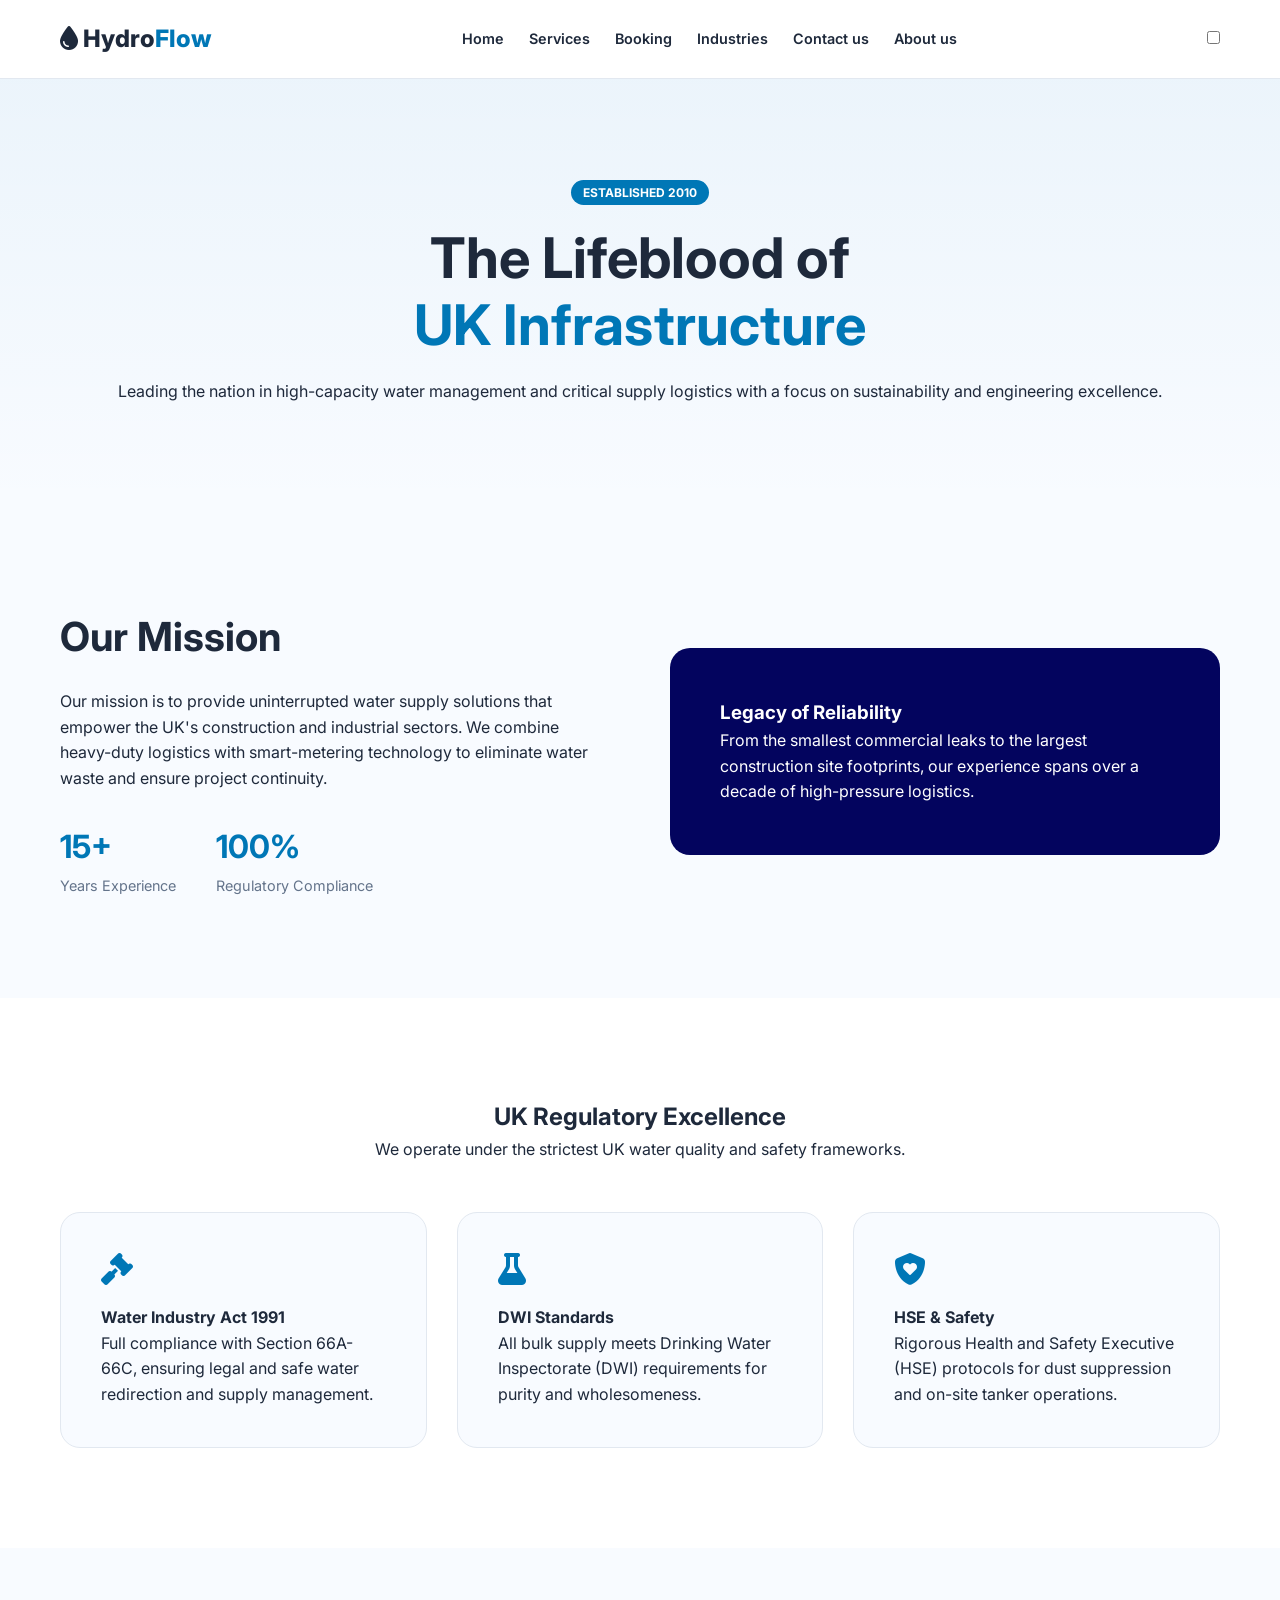
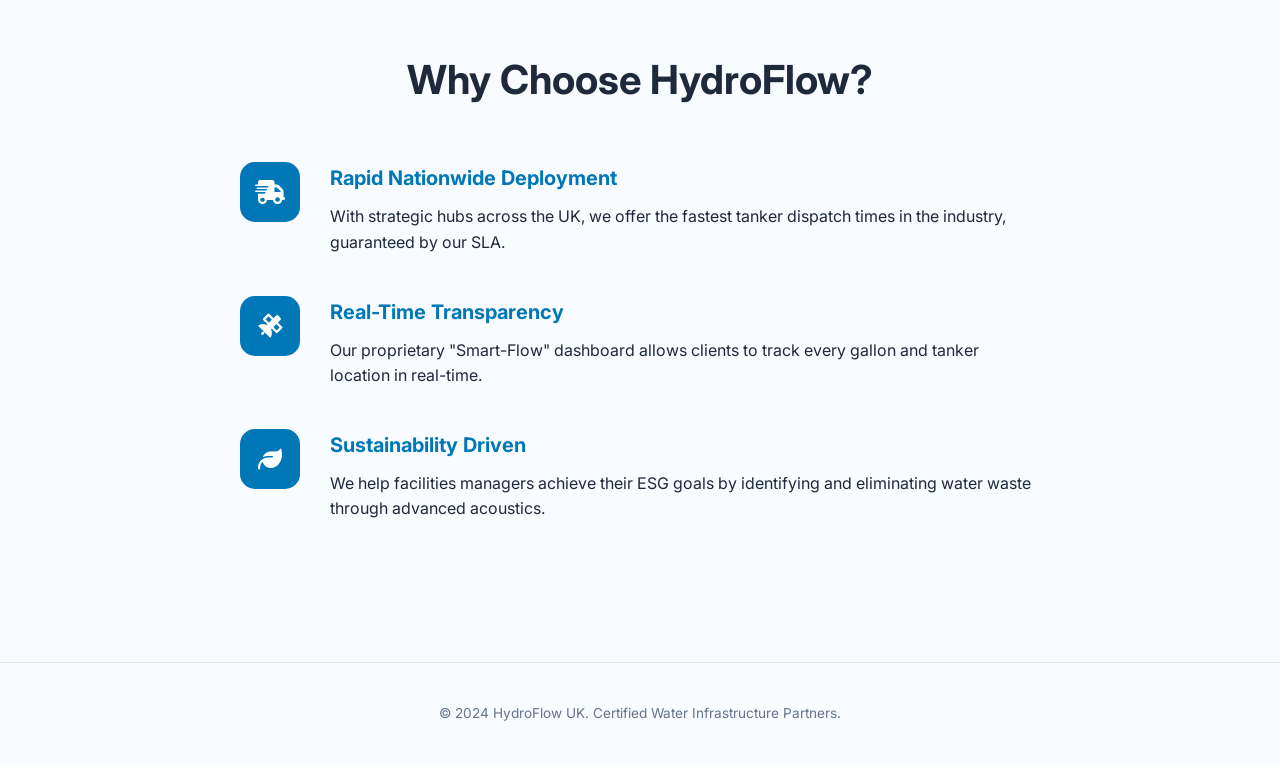
<file: About.html>
<!DOCTYPE html>
<html lang="en" data-theme="light">
<head>
    <meta charset="UTF-8">
    <meta name="viewport" content="width=device-width, initial-scale=1.0">
    <title>About Us | HydroFlow Infrastructure & Logistics</title>
    <!-- Fonts & Icons -->
    <link href="https://fonts.googleapis.com/css2?family=Inter:wght@300;400;600;800&display=swap" rel="stylesheet">
    <link rel="stylesheet" href="https://cdnjs.cloudflare.com/ajax/libs/font-awesome/6.4.0/css/all.min.css">
    <link rel="stylesheet" href="About.css">
</head>
<body>

    <!-- Professional Navigation -->
    <header class="main-header">
        <nav class="container nav-flex">
            <a href="index.html" class="logo"><i class="fas fa-droplet"></i> Hydro<span>Flow</span></a>
            <ul class="nav-links">
               <li><a href="index.html">Home</a></li>
                <li><a href="Services.html">Services</a></li>
                <li><a href="Book.html">Booking</a></li>
                <li><a href="Indus.html">Industries</a></li>
                <li><a href="Contact.html">Contact us</a></li>
                <li><a href="About.html">About us</a></li>
            </ul>
            <div class="theme-switch-wrapper">
                <label class="theme-switch"><input type="checkbox" id="theme-toggle"><div class="slider round"></div></label>
            </div>
        </nav>
    </header>

    <!-- Hero Section -->
    <section class="about-hero">
        <div class="container">
            <div class="hero-content" data-reveal>
                <span class="badge">Established 2010</span>
                <h1>The Lifeblood of <br><span class="accent">UK Infrastructure</span></h1>
                <p>Leading the nation in high-capacity water management and critical supply logistics with a focus on sustainability and engineering excellence.</p>
            </div>
        </div>
    </section>

    <!-- Mission & Vision Section -->
    <section class="mission-section section-padding">
        <div class="container grid-2">
            <div class="mission-text" data-reveal="left">
                <h2 class="section-title">Our Mission</h2>
                <p>Our mission is to provide uninterrupted water supply solutions that empower the UK's construction and industrial sectors. We combine heavy-duty logistics with smart-metering technology to eliminate water waste and ensure project continuity.</p>
                <div class="stats-mini">
                    <div class="stat"><strong>15+</strong><span>Years Experience</span></div>
                    <div class="stat"><strong>100%</strong><span>Regulatory Compliance</span></div>
                </div>
            </div>
            <div class="mission-visual" data-reveal="right">
                <div class="experience-box">
                    <h3>Legacy of Reliability</h3>
                    <p>From the smallest commercial leaks to the largest construction site footprints, our experience spans over a decade of high-pressure logistics.</p>
                </div>
            </div>
        </div>
    </section>

    <!-- UK Regulations Section (Crucial for Trust) -->
    <section class="regulations-section section-padding alt-bg">
        <div class="container">
            <div class="section-header center" data-reveal>
                <h2>UK Regulatory Excellence</h2>
                <p>We operate under the strictest UK water quality and safety frameworks.</p>
            </div>
            <div class="reg-grid">
                <div class="reg-card" data-reveal>
                    <i class="fas fa-gavel"></i>
                    <h4>Water Industry Act 1991</h4>
                    <p>Full compliance with Section 66A-66C, ensuring legal and safe water redirection and supply management.</p>
                </div>
                <div class="reg-card" data-reveal>
                    <i class="fas fa-flask"></i>
                    <h4>DWI Standards</h4>
                    <p>All bulk supply meets Drinking Water Inspectorate (DWI) requirements for purity and wholesomeness.</p>
                </div>
                <div class="reg-card" data-reveal>
                    <i class="fas fa-shield-heart"></i>
                    <h4>HSE & Safety</h4>
                    <p>Rigorous Health and Safety Executive (HSE) protocols for dust suppression and on-site tanker operations.</p>
                </div>
            </div>
        </div>
    </section>

    <!-- Why Choose Us Section -->
    <section class="why-us section-padding">
        <div class="container">
            <h2 class="section-title center">Why Choose HydroFlow?</h2>
            <div class="benefits-container">
                <div class="benefit-row" data-reveal>
                    <div class="benefit-icon"><i class="fas fa-truck-fast"></i></div>
                    <div class="benefit-content">
                        <h4>Rapid Nationwide Deployment</h4>
                        <p>With strategic hubs across the UK, we offer the fastest tanker dispatch times in the industry, guaranteed by our SLA.</p>
                    </div>
                </div>
                <div class="benefit-row" data-reveal>
                    <div class="benefit-icon"><i class="fas fa-satellite"></i></div>
                    <div class="benefit-content">
                        <h4>Real-Time Transparency</h4>
                        <p>Our proprietary "Smart-Flow" dashboard allows clients to track every gallon and tanker location in real-time.</p>
                    </div>
                </div>
                <div class="benefit-row" data-reveal>
                    <div class="benefit-icon"><i class="fas fa-leaf"></i></div>
                    <div class="benefit-content">
                        <h4>Sustainability Driven</h4>
                        <p>We help facilities managers achieve their ESG goals by identifying and eliminating water waste through advanced acoustics.</p>
                    </div>
                </div>
            </div>
        </div>
    </section>

    <!-- Footer -->
    <footer class="about-footer">
        <div class="container">
            <p>&copy; 2024 HydroFlow UK. Certified Water Infrastructure Partners.</p>
        </div>
    </footer>

    <script src="About.js"></script>
</body>
</html>
</file>
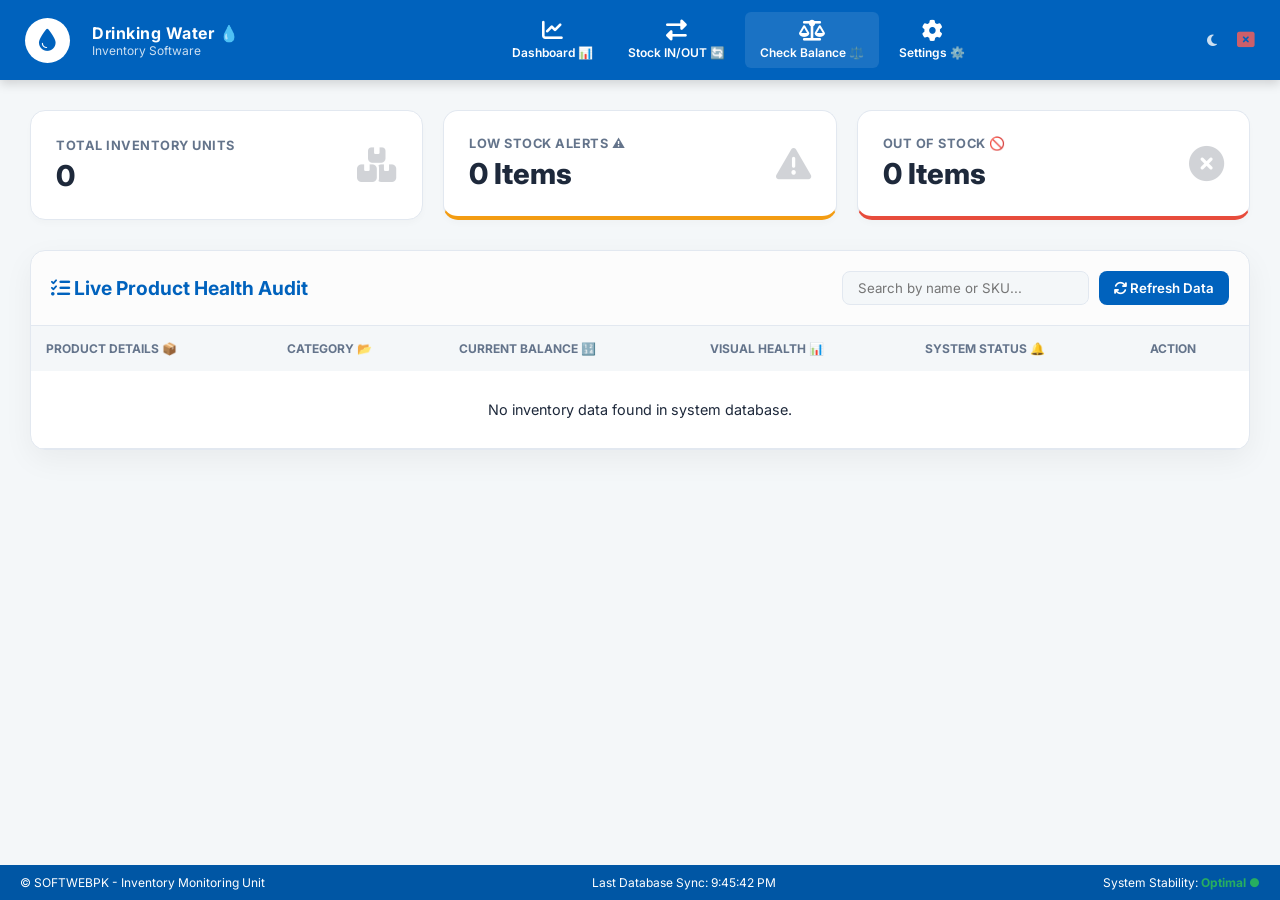
<file: Check.html>
<!DOCTYPE html>
<html lang="en" data-theme="light">
<head>
    <meta charset="UTF-8">
    <meta name="viewport" content="width=device-width, initial-scale=1.0">
    <title>Stock Balance | AquaFlow Pro</title>
    <link href="https://fonts.googleapis.com/css2?family=Inter:wght@400;500;600;700&display=swap" rel="stylesheet">
    <link rel="stylesheet" href="https://cdnjs.cloudflare.com/ajax/libs/font-awesome/6.4.0/css/all.min.css">
    <link rel="stylesheet" href="Check.css">
</head>
<body>

    <!-- Header Section -->
    <header class="top-bar">
        <div class="header-logo">
            <div class="logo-circle"><i class="fas fa-droplet"></i></div>
            <div class="logo-text">
                <h1>Drinking Water 💧</h1>
                <p>Inventory Software</p>
            </div>
        </div>

        <nav class="icon-nav">
            <!-- Internal Links Properly Linked -->
            <a href="produ.html" class="nav-item"><i class="fas fa-chart-line"></i><span>Dashboard 📊</span></a>
            <a href="Stock.html" class="nav-item"><i class="fas fa-right-left"></i><span>Stock IN/OUT 🔄</span></a>
            <a href="Check.html" class="nav-item active"><i class="fas fa-scale-balanced"></i><span>Check Balance ⚖️</span></a>
            <a href="Settings.html" class="nav-item"><i class="fas fa-gear"></i><span>Settings ⚙️</span></a>
        </nav>

        <div class="window-controls">
            <button id="theme-toggle" title="Switch Theme"><i class="fas fa-moon"></i></button>
            <i class="fas fa-rectangle-xmark close-btn" onclick="location.href='produ.html'"></i>
        </div>
    </header>

    <main class="dashboard-area">
        <div class="container">
            <!-- Summary Grid (Live IDs added) -->
            <div class="summary-grid">
                <div class="sum-card total">
                    <div class="sum-info">
                        <h3>Total Inventory Units</h3>
                        <p class="count" id="totalCountDisplay">0</p>
                    </div>
                    <i class="fas fa-boxes-stacked"></i>
                </div>
                <div class="sum-card warning">
                    <div class="sum-info">
                        <h3>Low Stock Alerts ⚠️</h3>
                        <p class="count" id="lowStockCount">0 Items</p>
                    </div>
                    <i class="fas fa-triangle-exclamation"></i>
                </div>
                <div class="sum-card critical">
                    <div class="sum-info">
                        <h3>Out of Stock 🚫</h3>
                        <p class="count" id="outOfStockCount">0 Items</p>
                    </div>
                    <i class="fas fa-circle-xmark"></i>
                </div>
            </div>

            <!-- Table Card -->
            <div class="inventory-card">
                <div class="card-header">
                    <h2><i class="fas fa-list-check"></i> Live Product Health Audit</h2>
                    <div class="header-actions">
                        <input type="text" id="searchInput" placeholder="Search by name or SKU...">
                        <button class="btn-sync" id="syncBtn"><i class="fas fa-sync"></i> Refresh Data</button>
                    </div>
                </div>

                <div class="table-responsive">
                    <table class="balance-table">
                        <thead>
                            <tr>
                                <th>Product Details 📦</th>
                                <th>Category 📂</th>
                                <th>Current Balance 🔢</th>
                                <th>Visual Health 📊</th>
                                <th>System Status 🔔</th>
                                <th>Action</th>
                            </tr>
                        </thead>
                        <tbody id="balanceBody">
                            <!-- Populated by Check.js from LocalStorage -->
                        </tbody>
                    </table>
                </div>
            </div>
        </div>
    </main>

    <footer class="status-bar">
        <div class="status-left">© SOFTWEBPK - Inventory Monitoring Unit</div>
        <div class="status-center">Last Database Sync: <span id="syncTime">--:-- --</span></div>
        <div class="status-right">System Stability: <span class="healthy">Optimal ●</span></div>
    </footer>

    <script src="Check.js"></script>
</body>
</html>
</file>
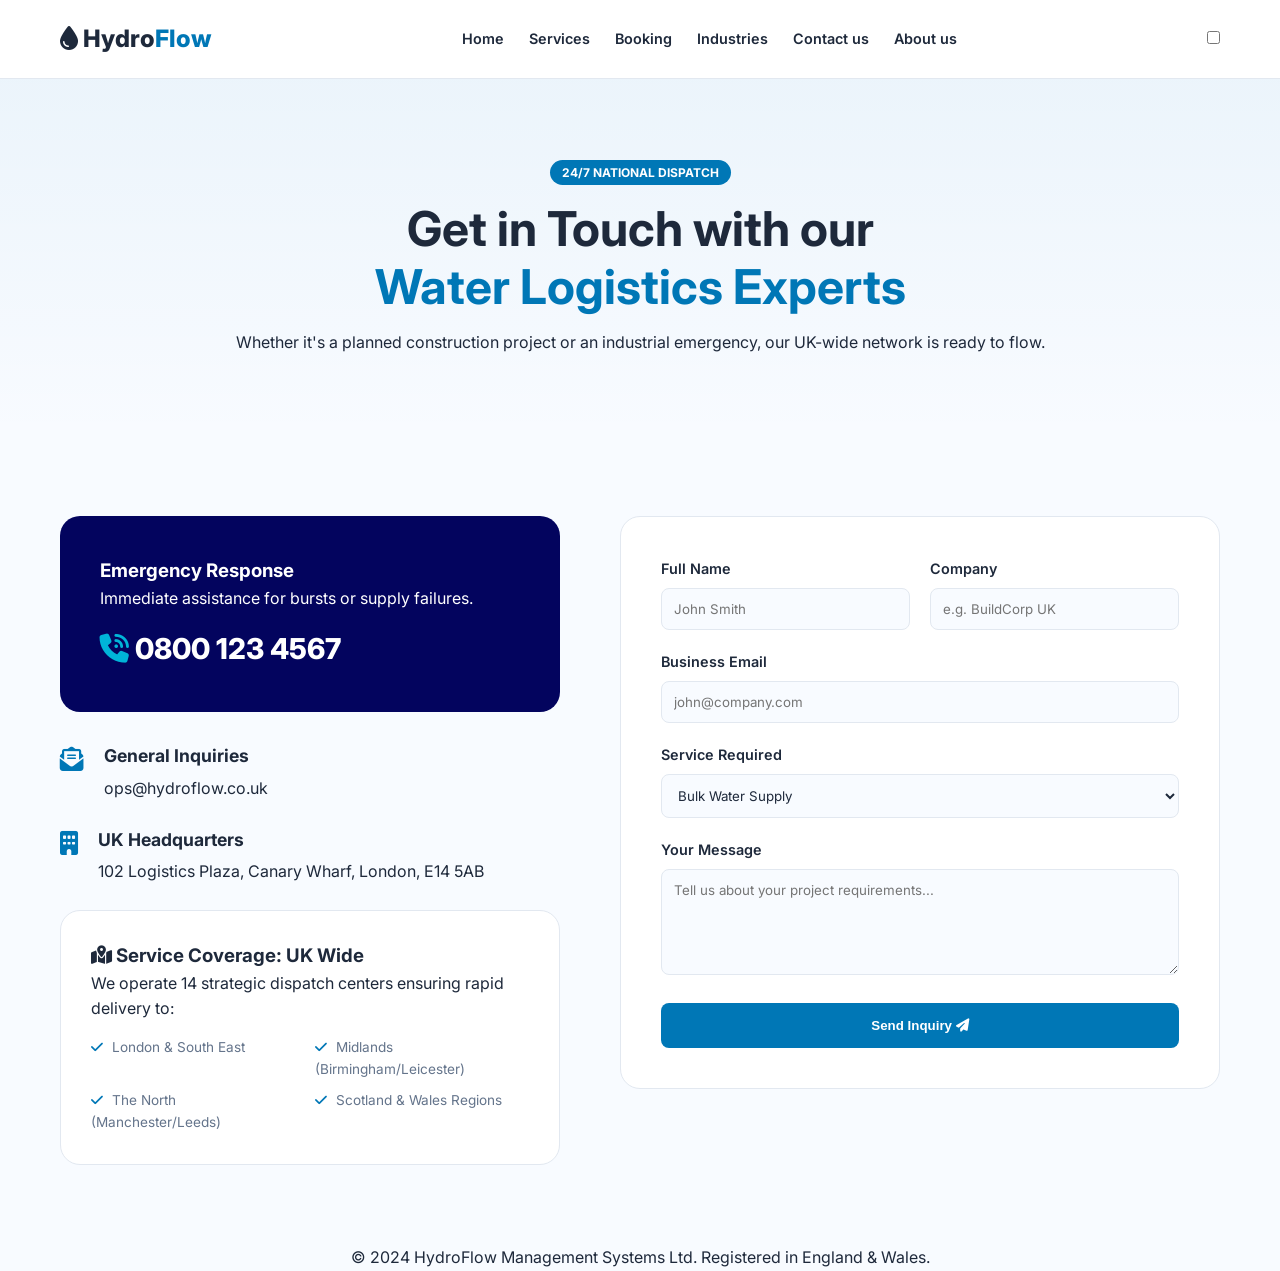
<file: Contact.html>
<!DOCTYPE html>
<html lang="en" data-theme="light">
<head>
    <meta charset="UTF-8">
    <meta name="viewport" content="width=device-width, initial-scale=1.0">
    <title>Contact Our Logistics Team | HydroFlow UK</title>
    <!-- Fonts & Icons -->
    <link href="https://fonts.googleapis.com/css2?family=Inter:wght@300;400;600;800&display=swap" rel="stylesheet">
    <link rel="stylesheet" href="https://cdnjs.cloudflare.com/ajax/libs/font-awesome/6.4.0/css/all.min.css">
    <link rel="stylesheet" href="Contact.css">
</head>
<body>

    <!-- Professional Navigation -->
    <header class="main-header">
        <nav class="container nav-flex">
            <a href="index.html" class="logo"><i class="fas fa-droplet"></i> Hydro<span>Flow</span></a>
            <ul class="nav-links">
                        <li><a href="index.html">Home</a></li>
                <li><a href="Services.html">Services</a></li>
                <li><a href="Book.html">Booking</a></li>
                <li><a href="Indus.html">Industries</a></li>
                <li><a href="Contact.html">Contact us</a></li>
                <li><a href="About.html">About us</a></li>
            </ul>
            <div class="header-actions">
                <div class="theme-switch-wrapper">
                    <label class="theme-switch"><input type="checkbox" id="theme-toggle"><div class="slider round"></div></label>
                </div>
            </div>
        </nav>
    </header>

    <!-- Hero Section -->
    <section class="contact-hero">
        <div class="container">
            <span class="badge">24/7 National Dispatch</span>
            <h1>Get in Touch with our <br><span class="accent">Water Logistics Experts</span></h1>
            <p>Whether it's a planned construction project or an industrial emergency, our UK-wide network is ready to flow.</p>
        </div>
    </section>

    <!-- Main Contact Grid -->
    <section class="contact-main section-padding">
        <div class="container grid-contact">
            
            <!-- Left: Contact Information -->
            <div class="contact-info-side" data-reveal="left">
                <div class="info-card">
                    <h3>Emergency Response</h3>
                    <p>Immediate assistance for bursts or supply failures.</p>
                    <a href="tel:08001234567" class="phone-link"><i class="fas fa-phone-volume"></i> 0800 123 4567</a>
                </div>

                <div class="details-list">
                    <div class="detail-item">
                        <i class="fas fa-envelope-open-text"></i>
                        <div>
                            <h4>General Inquiries</h4>
                            <p>ops@hydroflow.co.uk</p>
                        </div>
                    </div>
                    <div class="detail-item">
                        <i class="fas fa-building"></i>
                        <div>
                            <h4>UK Headquarters</h4>
                            <p>102 Logistics Plaza, Canary Wharf, London, E14 5AB</p>
                        </div>
                    </div>
                </div>

                <!-- Service Area Section -->
                <div class="service-area-box">
                    <h3><i class="fas fa-map-location-dot"></i> Service Coverage: UK Wide</h3>
                    <p>We operate 14 strategic dispatch centers ensuring rapid delivery to:</p>
                    <ul class="area-list">
                        <li><i class="fas fa-check"></i> London & South East</li>
                        <li><i class="fas fa-check"></i> Midlands (Birmingham/Leicester)</li>
                        <li><i class="fas fa-check"></i> The North (Manchester/Leeds)</li>
                        <li><i class="fas fa-check"></i> Scotland & Wales Regions</li>
                    </ul>
                </div>
            </div>

            <!-- Right: Contact Form -->
            <div class="contact-form-side" data-reveal="right">
                <form id="contactForm" class="styled-form">
                    <div class="form-row">
                        <div class="form-group">
                            <label>Full Name</label>
                            <input type="text" id="name" placeholder="John Smith" required>
                        </div>
                        <div class="form-group">
                            <label>Company</label>
                            <input type="text" id="company" placeholder="e.g. BuildCorp UK">
                        </div>
                    </div>
                    <div class="form-group">
                        <label>Business Email</label>
                        <input type="email" id="email" placeholder="john@company.com" required>
                    </div>
                    <div class="form-group">
                        <label>Service Required</label>
                        <select id="serviceType">
                            <option>Bulk Water Supply</option>
                            <option>Emergency Delivery</option>
                            <option>Leak Detection Audit</option>
                            <option>Long-term Contract Inquiry</option>
                        </select>
                    </div>
                    <div class="form-group">
                        <label>Your Message</label>
                        <textarea id="message" rows="5" placeholder="Tell us about your project requirements..."></textarea>
                    </div>
                    <button type="submit" class="btn-submit">Send Inquiry <i class="fas fa-paper-plane"></i></button>
                </form>
                <div id="formFeedback" class="form-feedback"></div>
            </div>

        </div>
    </section>

    <!-- Footer -->
    <footer class="contact-footer">
        <div class="container">
            <p align="center">&copy; 2024 HydroFlow Management Systems Ltd. Registered in England & Wales.</p>

        </div>
    </footer>

    <script src="Contact.js"></script>
</body>
</html>
</file>
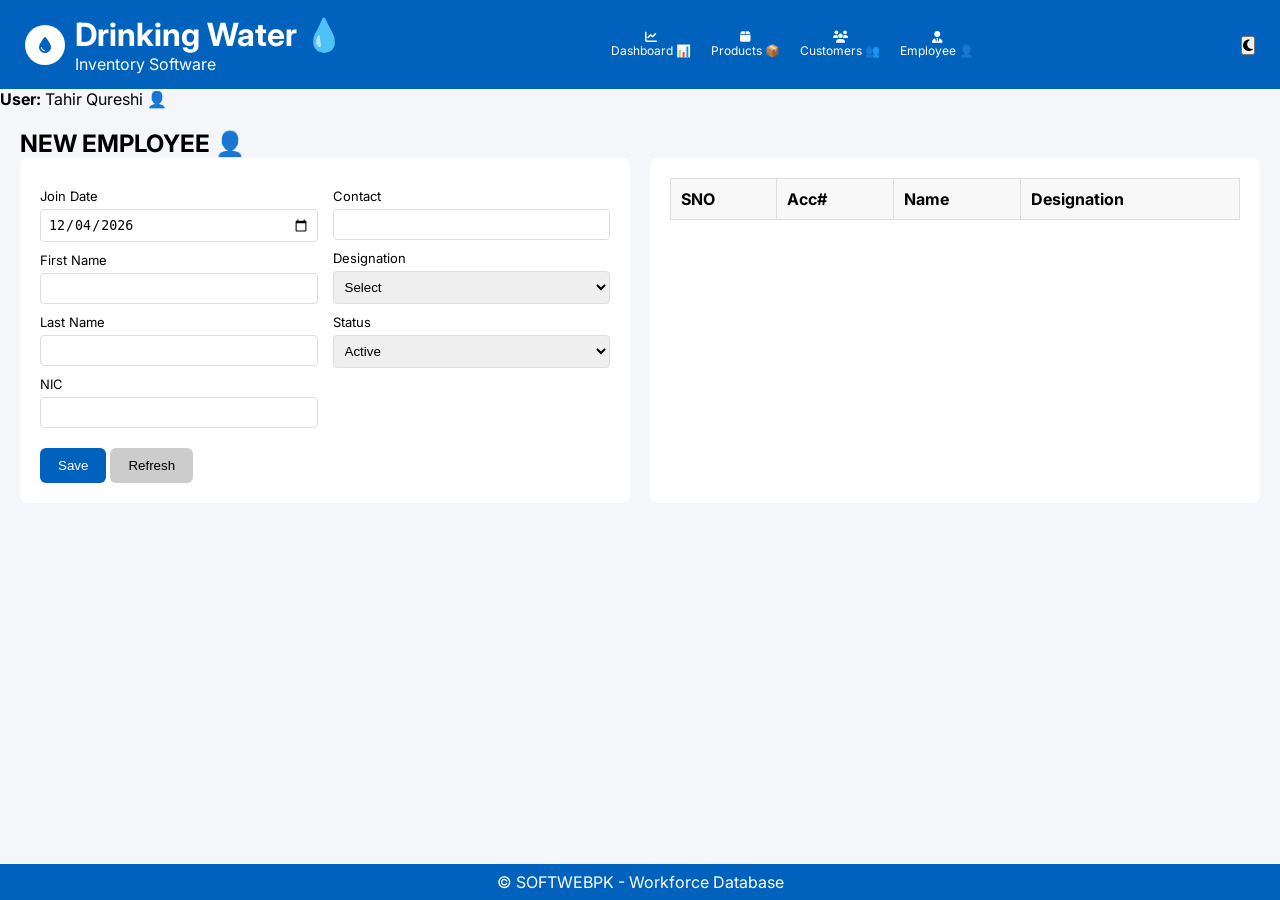
<file: cust.html>
<!DOCTYPE html>
<html lang="en" data-theme="light">
<head>
<meta charset="UTF-8">
<meta name="viewport" content="width=device-width, initial-scale=1.0">
<title>Employee Management | AquaFlow Pro</title>

<link href="https://fonts.googleapis.com/css2?family=Inter:wght@400;500;600;700&display=swap" rel="stylesheet">
<link rel="stylesheet" href="https://cdnjs.cloudflare.com/ajax/libs/font-awesome/6.4.0/css/all.min.css">
<link rel="stylesheet" href="cust.css">
</head>

<body>

<!-- HEADER -->
<header class="top-bar">

    <div class="logo-section">
        <div class="logo-circle"><i class="fas fa-droplet"></i></div>
        <div>
            <h1>Drinking Water 💧</h1>
            <p>Inventory Software</p>
        </div>
    </div>

    <nav class="nav-bar">

        <a href="index.html" class="nav-item">
            <i class="fas fa-chart-line"></i>
            <span>Dashboard 📊</span>
        </a>

        <a href="Prod.html" class="nav-item">
            <i class="fas fa-box"></i>
            <span>Products 📦</span>
        </a>

        <div class="dropdown">
            <a class="nav-item">
                <i class="fas fa-users"></i>
                <span>Customers 👥</span>
            </a>
            <ul class="dropdown-menu">
                <li><a href="cust.html">New Customer</a></li>
                <li><a href="order.html">New Sales Order</a></li>
                <li><a href="ledger.html">Customer Ledger</a></li>
                <li><a href="Security.html">Customer Security</a></li>
            </ul>
        </div>

        <a href="Staff.html" class="nav-item active">
            <i class="fas fa-user-tie"></i>
            <span>Employee 👤</span>
        </a>

    </nav>

    <div class="window-controls">
        <button id="theme-toggle"><i class="fas fa-moon"></i></button>
    </div>

</header>

<div class="user-strip">
    <b>User:</b> Tahir Qureshi 👤
</div>

<!-- MAIN WORKSPACE -->
<main class="workspace">

    <div class="page-header">
        <h2>NEW EMPLOYEE 👤</h2>
    </div>

    <div class="main-grid">

        <!-- FORM SECTION -->
        <section class="form-section">
            <form id="employeeForm">

                <div class="form-grid">

                    <div>
                        <label>Join Date</label>
                        <input type="date" id="joinDate" required>

                        <label>First Name</label>
                        <input type="text" id="fName" required>

                        <label>Last Name</label>
                        <input type="text" id="lName" required>

                        <label>NIC</label>
                        <input type="text" id="empNic" required>
                    </div>

                    <div>
                        <label>Contact</label>
                        <input type="text" id="empContact" required>

                        <label>Designation</label>
                        <select id="empDesignation" required>
                            <option value="">Select</option>
                            <option>Marketing Manager</option>
                            <option>Accountant</option>
                            <option>Supervisor</option>
                            <option>Delivery Boy</option>
                        </select>

                        <label>Status</label>
                        <select id="empStatus">
                            <option>Active</option>
                            <option>Inactive</option>
                        </select>
                    </div>

                </div>

                <div class="form-buttons">
                    <button type="submit" class="btn-primary">Save</button>
                    <button type="button" onclick="resetForm()" class="btn-secondary">Refresh</button>
                </div>

            </form>
        </section>

        <!-- TABLE SECTION -->
        <section class="table-section">
            <table>
                <thead>
                    <tr>
                        <th>SNO</th>
                        <th>Acc#</th>
                        <th>Name</th>
                        <th>Designation</th>
                    </tr>
                </thead>
                <tbody id="employeeData"></tbody>
            </table>
        </section>

    </div>
</main>

<footer class="status-bar">
    © SOFTWEBPK - Workforce Database
</footer>

<script src="cust.js"></script>
</body>
</html>
</file>
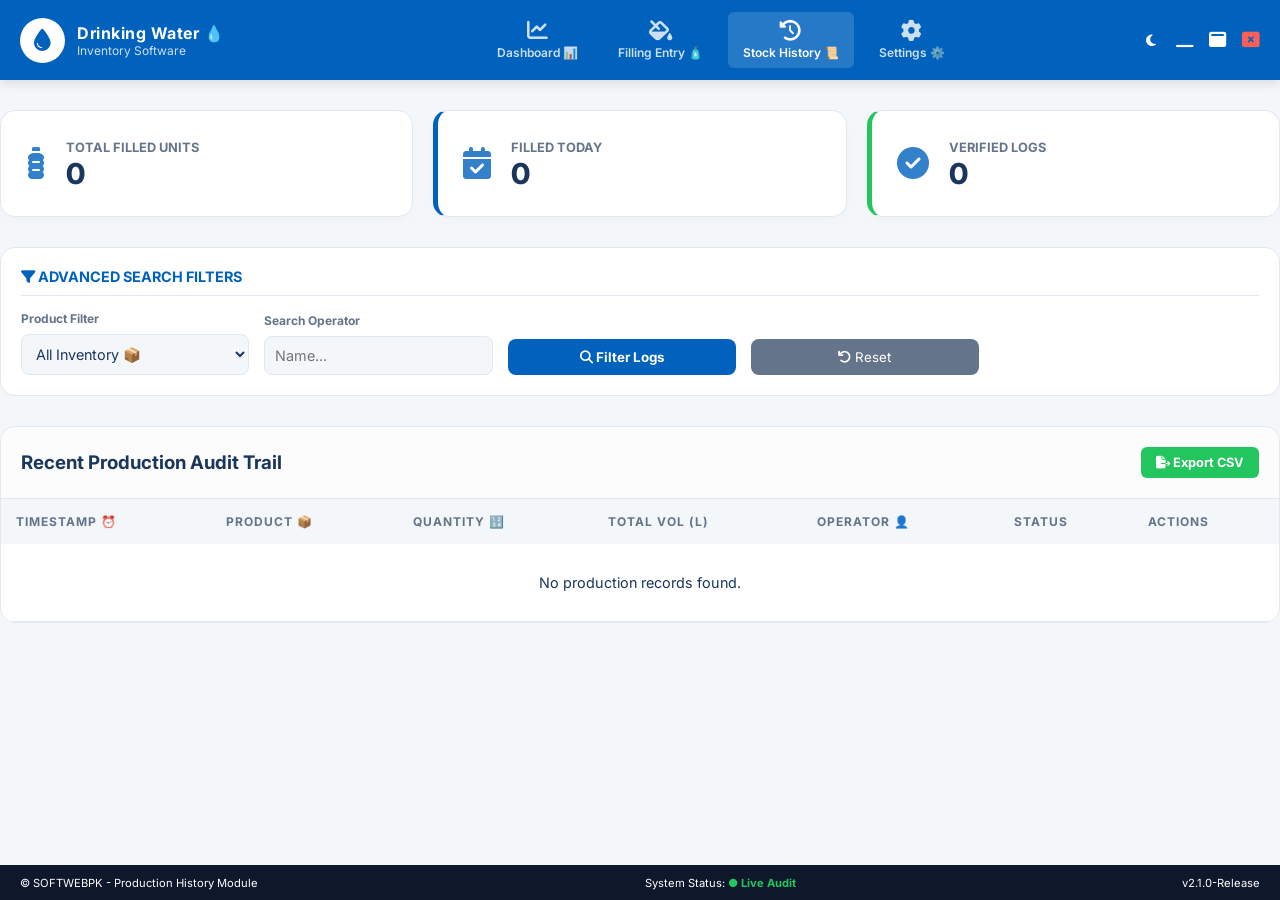
<file: fill.html>
<!DOCTYPE html>
<html lang="en" data-theme="light">
<head>
    <meta charset="UTF-8">
    <meta name="viewport" content="width=device-width, initial-scale=1.0">
    <title>Filling History | AquaFlow Pro</title>
    <link href="https://fonts.googleapis.com/css2?family=Inter:wght@400;500;600;700&display=swap" rel="stylesheet">
    <link rel="stylesheet" href="https://cdnjs.cloudflare.com/ajax/libs/font-awesome/6.4.0/css/all.min.css">
    <link rel="stylesheet" href="fill.css">
</head>
<body>

    <!-- Professional Software Header -->
    <header class="main-header">
        <div class="logo-area">
            <div class="logo-circle"><i class="fas fa-droplet"></i></div>
            <div class="logo-text">
                <h1>Drinking Water 💧</h1>
                <p>Inventory Software</p>
            </div>
        </div>

        <nav class="software-nav">
            <a href="produ.html" class="nav-item">
                <i class="fas fa-chart-line"></i><span>Dashboard 📊</span>
            </a>
            <a href="bot.html" class="nav-item">
                <i class="fas fa-fill-drip"></i><span>Filling Entry 🧴</span>
            </a>
            <a href="fill.html" class="nav-item active">
                <i class="fas fa-history"></i><span>Stock History 📜</span>
            </a>
            <a href="Settings.html" class="nav-item">
                <i class="fas fa-gear"></i><span>Settings ⚙️</span>
            </a>
        </nav>

        <div class="system-controls">
            <button id="theme-toggle" title="Switch Theme"><i class="fas fa-moon"></i></button>
            <i class="fas fa-window-minimize"></i>
            <i class="fas fa-window-maximize"></i>
            <i class="fas fa-rectangle-xmark close-btn" onclick="location.href='produ.html'"></i>
        </div>
    </header>

    <main class="page-content">
        <div class="container">
            <!-- 1. Summary Statistics (Linked to JS) -->
            <div class="stats-row">
                <div class="stat-card">
                    <div class="stat-icon"><i class="fas fa-bottle-water"></i></div>
                    <div class="stat-data">
                        <span class="stat-label">Total Filled Units</span>
                        <h2 id="totalFilledCount">0</h2>
                    </div>
                </div>
                <div class="stat-card blue">
                    <div class="stat-icon"><i class="fas fa-calendar-check"></i></div>
                    <div class="stat-data">
                        <span class="stat-label">Filled Today</span>
                        <h2 id="todayFilledCount">0</h2>
                    </div>
                </div>
                <div class="stat-card green">
                    <div class="stat-icon"><i class="fas fa-check-circle"></i></div>
                    <div class="stat-data">
                        <span class="stat-label">Verified Logs</span>
                        <h2 id="logCount">0</h2>
                    </div>
                </div>
            </div>

            <!-- 2. Filter Bar -->
            <section class="filter-wrapper">
                <div class="filter-header">
                    <h3><i class="fas fa-filter"></i> Advanced Search Filters</h3>
                </div>
                <div class="filter-body">
                    <div class="filter-group">
                        <label>Product Filter</label>
                        <select id="filterProduct">
                            <option value="all">All Inventory 📦</option>
                            <option value="19 Liter Jar">19 Liter Jar 🍶</option>
                            <option value="1.5 Liter Bottle">1.5 Liter Bottle 🍼</option>
                            <option value="500ml Bottle">500ml Bottle 💧</option>
                        </select>
                    </div>
                    <div class="filter-group">
                        <label>Search Operator</label>
                        <input type="text" id="searchOperator" placeholder="Name...">
                    </div>
                    <button class="btn-search" onclick="applyFilters()"><i class="fas fa-magnifying-glass"></i> Filter Logs</button>
                    <button class="btn-reset" onclick="resetLogs()"><i class="fas fa-undo"></i> Reset</button>
                </div>
            </section>

            <!-- 3. Data Table -->
            <div class="data-card">
                <div class="card-header">
                    <h3>Recent Production Audit Trail</h3>
                    <button class="btn-export" onclick="exportData()"><i class="fas fa-file-export"></i> Export CSV</button>
                </div>
                <div class="table-container">
                    <table class="data-table">
                        <thead>
                            <tr>
                                <th>Timestamp ⏰</th>
                                <th>Product 📦</th>
                                <th>Quantity 🔢</th>
                                <th>Total Vol (L)</th>
                                <th>Operator 👤</th>
                                <th>Status</th>
                                <th>Actions</th>
                            </tr>
                        </thead>
                        <tbody id="historyTableBody">
                            <!-- Data will come from localStorage via fill.js -->
                        </tbody>
                    </table>
                </div>
            </div>
        </div> 
    </main>

    <footer class="footer-bar">
        <div class="footer-left">© SOFTWEBPK - Production History Module</div>
        <div class="footer-center">System Status: <span class="sync-text">● Live Audit</span></div>
        <div class="footer-right">v2.1.0-Release</div>
    </footer>

    <script src="fill.js"></script>
</body>
</html>
</file>
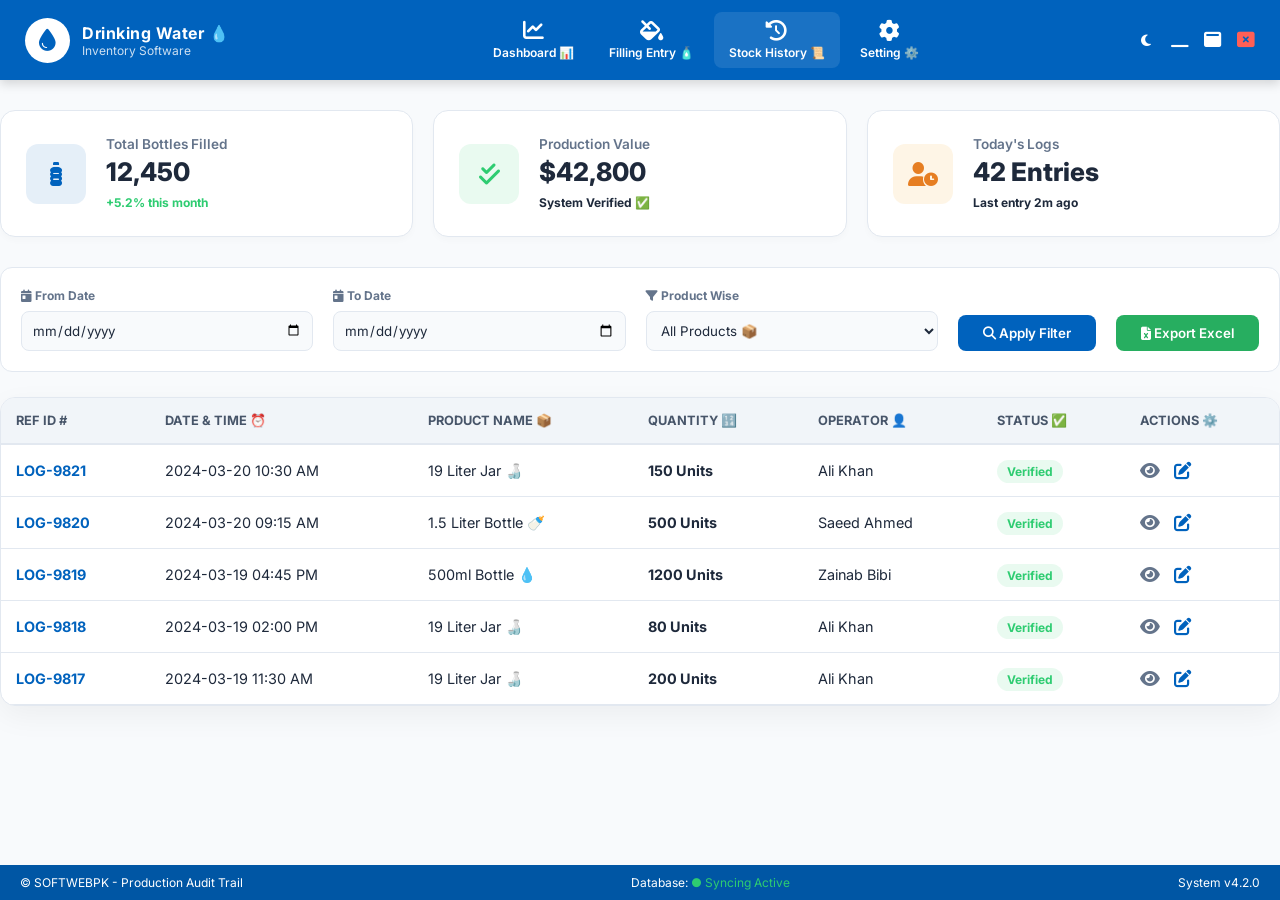
<file: history.html>
<!DOCTYPE html>
<html lang="en" data-theme="light">
<head>
    <meta charset="UTF-8">
    <meta name="viewport" content="width=device-width, initial-scale=1.0">
    <title>Filling Stock History | AquaFlow Pro</title>
    <link href="https://fonts.googleapis.com/css2?family=Inter:wght@400;500;600;700&display=swap" rel="stylesheet">
    <link rel="stylesheet" href="https://cdnjs.cloudflare.com/ajax/libs/font-awesome/6.4.0/css/all.min.css">
    <link rel="stylesheet" href="history.css">
</head>
<body>

    <!-- Professional Blue Header -->
    <header class="top-bar">
        <div class="header-logo">
            <div class="logo-circle"><i class="fas fa-droplet"></i></div>
            <div class="logo-text">
                <h1>Drinking Water 💧</h1>
                <p>Inventory Software</p>
            </div>
        </div>

        <nav class="icon-nav">
            <a href="index.html" class="nav-item">
                <i class="fas fa-chart-line"></i><span>Dashboard 📊</span>
            </a>
            <a href="bot.html" class="nav-item">
                <i class="fas fa-fill-drip"></i><span>Filling Entry 🧴</span>
            </a>
            <div class="nav-item active">
                <i class="fas fa-history"></i><span>Stock History 📜</span>
            </div>
            <a href="Settings.html" class="nav-item">
                <i class="fas fa-gear"></i><span>Setting ⚙️</span>
            </a>
        </nav>

        <div class="window-controls">
            <button id="theme-toggle"><i class="fas fa-moon"></i></button>
            <i class="fas fa-window-minimize"></i>
            <i class="fas fa-window-maximize"></i>
            <i class="fas fa-rectangle-xmark close-btn"></i>
        </div>
    </header>

    <main class="history-container">
        <div class="container">
            <!-- 1. Performance Summary (Stats) -->
            <div class="stats-grid">
                <div class="stat-card">
                    <div class="stat-icon blue"><i class="fas fa-bottle-water"></i></div>
                    <div class="stat-info">
                        <h3>Total Bottles Filled</h3>
                        <p class="value" id="totalBottles">12,450</p>
                        <span class="trend pos">+5.2% this month</span>
                    </div>
                </div>
                <div class="stat-card">
                    <div class="stat-icon green"><i class="fas fa-check-double"></i></div>
                    <div class="stat-info">
                        <h3>Production Value</h3>
                        <p class="value">$42,800</p>
                        <span class="trend">System Verified ✅</span>
                    </div>
                </div>
                <div class="stat-card">
                    <div class="stat-icon orange"><i class="fas fa-user-clock"></i></div>
                    <div class="stat-info">
                        <h3>Today's Logs</h3>
                        <p class="value">42 Entries</p>
                        <span class="trend">Last entry 2m ago</span>
                    </div>
                </div>
            </div>

            <!-- 2. Advanced Filters -->
            <div class="filter-section">
                <div class="filter-group">
                    <label><i class="fas fa-calendar-day"></i> From Date</label>
                    <input type="date" id="dateFrom">
                </div>
                <div class="filter-group">
                    <label><i class="fas fa-calendar-day"></i> To Date</label>
                    <input type="date" id="dateTo">
                </div>
                <div class="filter-group">
                    <label><i class="fas fa-filter"></i> Product Wise</label>
                    <select id="productFilter">
                        <option value="all">All Products 📦</option>
                        <option value="19l">19 Liter Jar 🍶</option>
                        <option value="1.5l">1.5 Liter Bottle 🍼</option>
                        <option value="500ml">500ml Bottle 💧</option>
                    </select>
                </div>
                <button class="btn-search"><i class="fas fa-search"></i> Apply Filter</button>
                <button class="btn-export"><i class="fas fa-file-excel"></i> Export Excel</button>
            </div>

            <!-- 3. History Table -->
            <div class="table-wrapper">
                <table class="history-table">
                    <thead>
                        <tr>
                            <th>Ref ID #</th>
                            <th>Date & Time ⏰</th>
                            <th>Product Name 📦</th>
                            <th>Quantity 🔢</th>
                            <th>Operator 👤</th>
                            <th>Status ✅</th>
                            <th>Actions ⚙️</th>
                        </tr>
                    </thead>
                    <tbody id="historyBody">
                        <!-- Data will be populated by JS -->
                    </tbody>
                </table>
            </div>
        </div>
    </main>

    <br> <br>

    <!-- Footer Status Bar -->
    <footer class="status-bar">
        <div class="status-left">© SOFTWEBPK - Production Audit Trail</div>
        <div class="status-center">Database: <span class="online">● Syncing Active</span></div>
        <div class="status-right">System v4.2.0</div>
    </footer>

    <script src="history.js"></script>
</body>
</html>
</file>
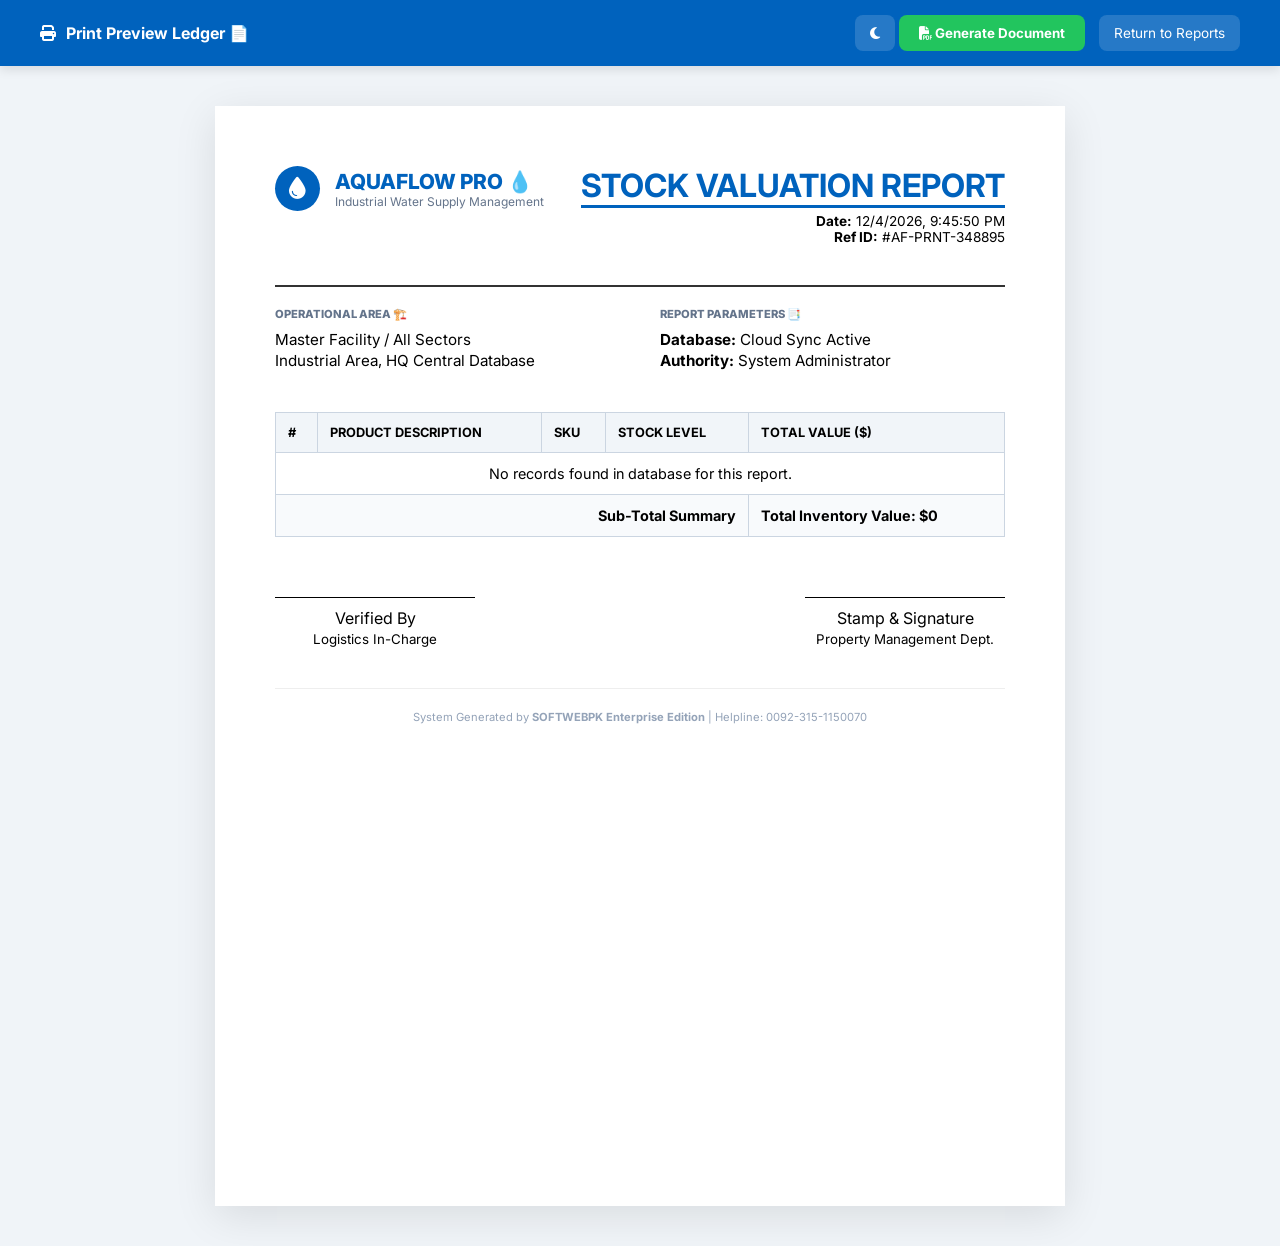
<file: Print.html>
<!DOCTYPE html>
<html lang="en" data-theme="light">
<head>
    <meta charset="UTF-8">
    <meta name="viewport" content="width=device-width, initial-scale=1.0">
    <title>Official Report | AquaFlow Pro</title>
    <link href="https://fonts.googleapis.com/css2?family=Inter:wght@400;600;700;800&display=swap" rel="stylesheet">
    <link rel="stylesheet" href="https://cdnjs.cloudflare.com/ajax/libs/font-awesome/6.4.0/css/all.min.css">
    <link rel="stylesheet" href="Print.css">
</head>
<body>

    <!-- UI Header (no-print class makes it invisible on paper) -->
    <header class="ui-navbar no-print">
        <div class="nav-container">
            <div class="brand">
                <i class="fas fa-print"></i> 
                <span>Print Preview Ledger 📄</span>
            </div>
            <div class="actions">
                <button id="theme-toggle" class="btn-circle"><i class="fas fa-moon"></i></button>
                <button onclick="window.print()" class="btn-print">
                    <i class="fas fa-file-pdf"></i> Generate Document
                </button>
                <button onclick="window.history.back()" class="btn-back">Return to Reports</button>
            </div>
        </div>
    </header>

    <main class="document-container">
        <div class="a4-page">
            
            <div class="letterhead">
                <div class="company-logo">
                    <div class="logo-orb"><i class="fas fa-droplet"></i></div>
                    <div class="logo-text">
                        <h2>AQUAFLOW PRO 💧</h2>
                        <p>Industrial Water Supply Management</p>
                    </div>
                </div>
                <div class="doc-meta">
                    <h1 id="printReportTitle">OFFICIAL AUDIT</h1>
                    <p><strong>Date:</strong> <span id="currentDate"></span></p>
                    <p><strong>Ref ID:</strong> <span id="refID"></span></p>
                </div>
            </div>

            <div class="horizontal-line"></div>

            <!-- Internal Link: This pulls context from selected filters -->
            <div class="context-grid">
                <div class="context-box">
                    <label>Operational Area 🏗️</label>
                    <p id="siteName">Master Facility / All Sectors</p>
                    <p id="siteAddress">Industrial Area, HQ Central Database</p>
                </div>
                <div class="context-box">
                    <label>Report Parameters 📑</label>
                    <p><strong>Database:</strong> Cloud Sync Active</p>
                    <p><strong>Authority:</strong> System Administrator</p>
                </div>
            </div>

            <table class="data-table">
                <thead>
                    <tr id="printTableHead">
                        <!-- Dynamic Headings -->
                    </tr>
                </thead>
                <tbody id="printTableBody">
                    <!-- Internal Data Injection from LocalStorage -->
                </tbody>
                <tfoot>
                    <tr class="grand-total-row">
                        <td colspan="4" class="text-right"><strong>Sub-Total Summary</strong></td>
                        <td id="subTotalDisplay"><strong>$0.00</strong></td>
                    </tr>
                </tfoot>
            </table>

            <div class="signature-section">
                <div class="sign-block">
                    <div class="sign-line"></div>
                    <p>Verified By</p>
                    <p><small>Logistics In-Charge</small></p>
                </div>
                <div class="sign-block">
                    <div class="sign-line"></div>
                    <p>Stamp & Signature</p>
                    <p><small>Property Management Dept.</small></p>
                </div>
            </div>

            <div class="document-footer">
                <p>System Generated by <strong>SOFTWEBPK Enterprise Edition</strong> | Helpline: 0092-315-1150070</p>
            </div>
        </div>
    </main>

    <script src="Print.js"></script>
</body>
</html>
</file>
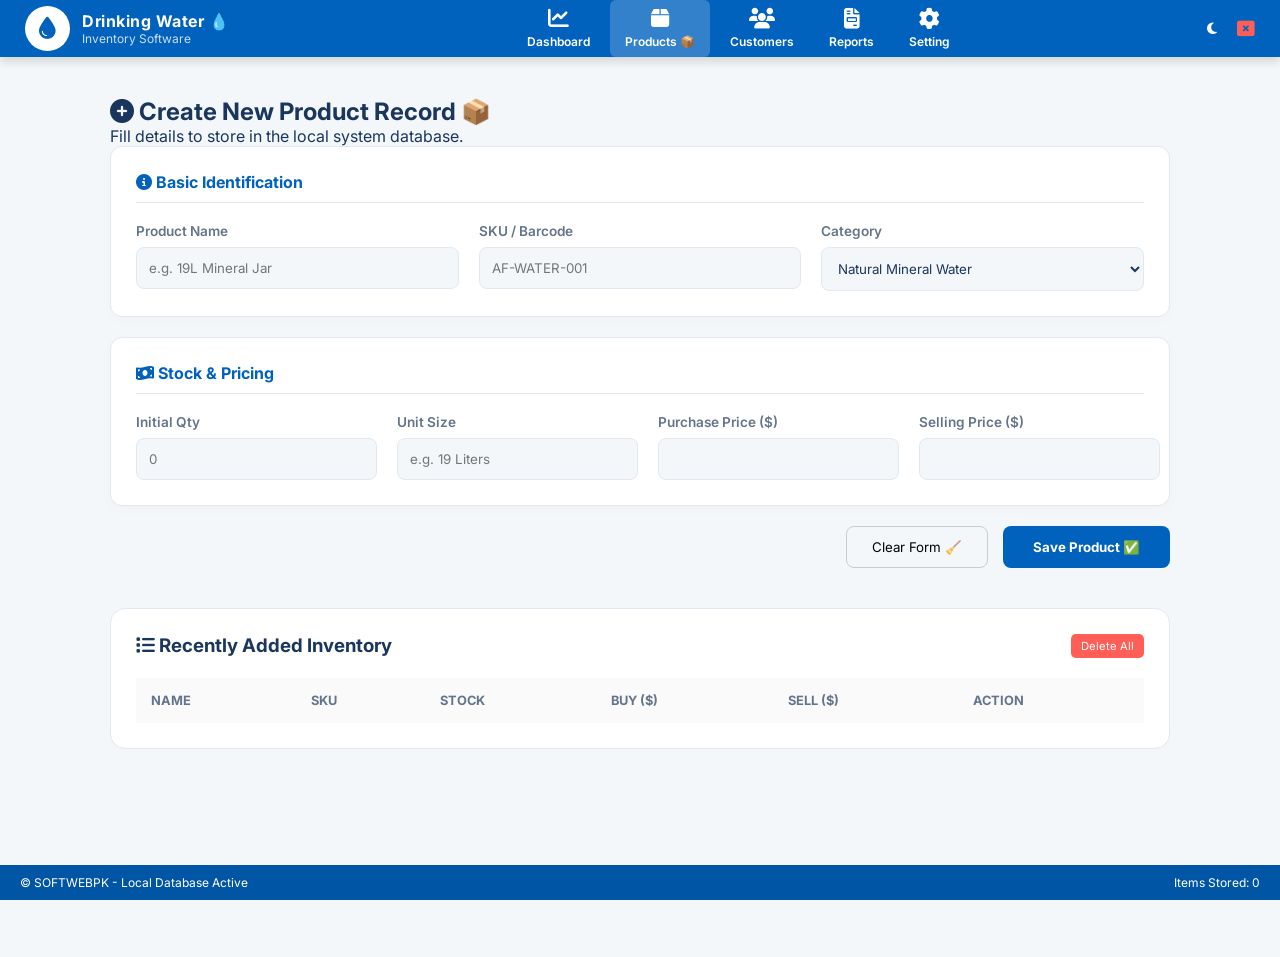
<file: Prod.html>
<!DOCTYPE html>
<html lang="en" data-theme="light">
<head>
    <meta charset="UTF-8">
    <meta name="viewport" content="width=device-width, initial-scale=1.0">
    <title>AquaFlow | Manage Inventory</title>
    <link href="https://fonts.googleapis.com/css2?family=Inter:wght@400;500;600;700&display=swap" rel="stylesheet">
    <link rel="stylesheet" href="https://cdnjs.cloudflare.com/ajax/libs/font-awesome/6.4.0/css/all.min.css">
    <link rel="stylesheet" href="Prod.css">
</head>
<body>

    <header class="top-bar">
        <div class="header-logo">
            <div class="logo-circle"><i class="fas fa-droplet"></i></div>
            <div class="logo-text">
                <h1>Drinking Water 💧</h1>
                <p>Inventory Software</p>
            </div>
        </div>
        <nav class="icon-nav">
            <a href="index.html" class="nav-item"><i class="fas fa-chart-line"></i><span>Dashboard</span></a>
            <div class="nav-item dropdown active">
                <i class="fas fa-box"></i><span>Products 📦</span>
                <div class="dropdown-content">
                    <a href="Prod.html">Manage Inventory ➕</a>
                    <a href="fill.html">Stock History 📜</a>
                </div>
            </div>
            <a href="cust.html" class="nav-item"><i class="fas fa-users"></i><span>Customers</span></a>
            <a href="Reports.html" class="nav-item"><i class="fas fa-file-invoice"></i><span>Reports</span></a>
            <a href="Settings.html" class="nav-item"><i class="fas fa-gear"></i><span>Setting</span></a>
        </nav>
        <div class="window-controls">
            <button id="theme-toggle"><i class="fas fa-moon"></i></button>
            <i class="fas fa-rectangle-xmark close-btn"></i>
        </div>
    </header>

    <main class="form-wrapper">
        <div class="container">
            <div class="form-header">
                <h2><i class="fas fa-plus-circle"></i> Create New Product Record 📦</h2>
                <p>Fill details to store in the local system database.</p>
            </div>

            <!-- Form Section -->
            <form id="productForm" class="professional-form">
                <div class="form-section">
                    <h3><i class="fas fa-info-circle"></i> Basic Identification</h3>
                    <div class="grid-3">
                        <div class="input-group">
                            <label>Product Name</label>
                            <input type="text" id="pName" placeholder="e.g. 19L Mineral Jar" required>
                        </div>
                        <div class="input-group">
                            <label>SKU / Barcode</label>
                            <input type="text" id="pSKU" placeholder="AF-WATER-001" required>
                        </div>
                        <div class="input-group">
                            <label>Category</label>
                            <select id="pCat">
                                <option>Natural Mineral Water</option>
                                <option>Distilled Water</option>
                                <option>Empty Bottles/Jars</option>
                            </select>
                        </div>
                    </div>
                </div>

                <div class="form-section">
                    <h3><i class="fas fa-money-bill-wave"></i> Stock & Pricing</h3>
                    <div class="grid-4">
                        <div class="input-group">
                            <label>Initial Qty</label>
                            <input type="number" id="pQty" placeholder="0" required>
                        </div>
                        <div class="input-group">
                            <label>Unit Size</label>
                            <input type="text" id="pUnit" placeholder="e.g. 19 Liters">
                        </div>
                        <div class="input-group">
                            <label>Purchase Price ($)</label>
                            <input type="number" id="pBuy" step="0.01" required>
                        </div>
                        <div class="input-group">
                            <label>Selling Price ($)</label>
                            <input type="number" id="pSell" step="0.01" required>
                        </div>
                    </div>
                </div>

                <div class="form-footer-actions">
                    <button type="reset" class="btn-clear">Clear Form 🧹</button>
                    <button type="submit" class="btn-submit">Save Product ✅</button>
                </div>
            </form>

            <!-- Storage Display Table -->
            <div class="data-display-section">
                <div class="section-header">
                    <h3><i class="fas fa-list"></i> Recently Added Inventory</h3>
                    <button onclick="clearAllData()" class="btn-danger-sm">Delete All</button>
                </div>
                <div class="table-wrapper">
                    <table id="productTable">
                        <thead>
                            <tr>
                                <th>Name</th>
                                <th>SKU</th>
                                <th>Stock</th>
                                <th>Buy ($)</th>
                                <th>Sell ($)</th>
                                <th>Action</th>
                            </tr>
                        </thead>
                        <tbody id="productData">
                            <!-- JS will inject rows here -->
                        </tbody>
                    </table>
                </div>
            </div>
        </div>
    </main>

    <footer class="status-bar">
        <div class="status-left">© SOFTWEBPK - Local Database Active</div>
        <div class="status-right">Items Stored: <span id="itemCount">0</span></div>
    </footer>

    <script src="Prod.js"></script>
</body>
</html>
</file>
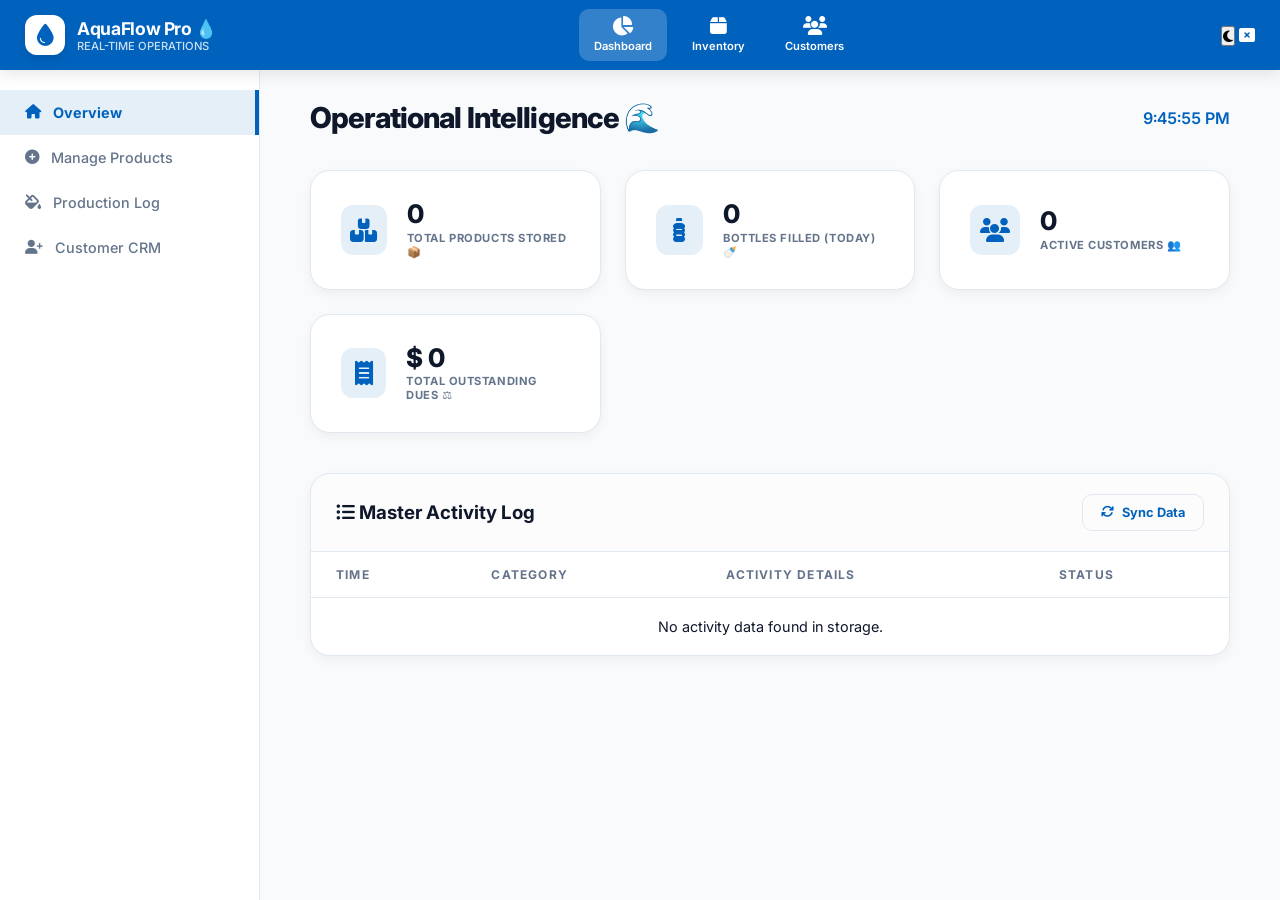
<file: produ.html>
<!DOCTYPE html>
<html lang="en" data-theme="light">
<head>
    <meta charset="UTF-8">
    <meta name="viewport" content="width=device-width, initial-scale=1.0">
    <title>AquaFlow Pro | Dashboard</title>
    <link href="https://fonts.googleapis.com/css2?family=Inter:wght@400;500;600;700&display=swap" rel="stylesheet">
    <link rel="stylesheet" href="https://cdnjs.cloudflare.com/ajax/libs/font-awesome/6.4.0/css/all.min.css">
    <link rel="stylesheet" href="produ.css">
</head>
<body>

    <header class="top-bar">
        <div class="brand">
            <div class="logo-circle"><i class="fas fa-droplet"></i></div>
            <div class="brand-info">
                <h1>AquaFlow Pro 💧</h1>
                <p>Real-time Operations</p>
            </div>
        </div>
        <nav class="icon-nav">
            <a href="produ.html" class="nav-item active"><i class="fas fa-chart-pie"></i><span>Dashboard</span></a>
            <a href="Prod.html" class="nav-item"><i class="fas fa-box"></i><span>Inventory</span></a>
            <a href="cust.html" class="nav-item"><i class="fas fa-users"></i><span>Customers</span></a>
        </nav>
        <div class="window-controls">
            <button id="theme-toggle"><i class="fas fa-moon"></i></button>
            <i class="fas fa-rectangle-xmark close-btn" onclick="clearAllData()"></i>
        </div>
    </header>

    <div class="app-layout">
        <aside class="sidebar">
            <nav class="side-nav">
                <a href="#" class="side-link active"><i class="fas fa-home"></i> Overview</a>
                <a href="Prod.html" class="side-link"><i class="fas fa-plus-circle"></i> Manage Products</a>
                <a href="bot.html" class="side-link"><i class="fas fa-fill-drip"></i> Production Log</a>
                <a href="cust.html" class="side-link"><i class="fas fa-user-plus"></i> Customer CRM</a>
            </nav>
        </aside>

        <main class="workspace">
            <div class="container">
                <div class="welcome-banner">
                    <h2>Operational Intelligence 🌊</h2>
                    <div class="live-clock" id="digitalClock">00:00:00</div>
                </div>

                <!-- Stats Cards: pulling from Storage -->
                <div class="pillar-grid">
                    <div class="pillar-card blue">
                        <div class="card-icon"><i class="fas fa-boxes-stacked"></i></div>
                        <div class="card-content">
                            <h3 id="stat-products">0</h3>
                            <p>Total Products Stored 📦</p>
                        </div>
                    </div>
                    <div class="pillar-card green">
                        <div class="card-icon"><i class="fas fa-bottle-water"></i></div>
                        <div class="card-content">
                            <h3 id="stat-filling">0</h3>
                            <p>Bottles Filled (Today) 🍼</p>
                        </div>
                    </div>
                    <div class="pillar-card orange">
                        <div class="card-icon"><i class="fas fa-users"></i></div>
                        <div class="card-content">
                            <h3 id="stat-customers">0</h3>
                            <p>Active Customers 👥</p>
                        </div>
                    </div>
                    <div class="pillar-card red">
                        <div class="card-icon"><i class="fas fa-receipt"></i></div>
                        <div class="card-content">
                            <h3 id="stat-balance">$ 0</h3>
                            <p>Total Outstanding Dues ⚖️</p>
                        </div>
                    </div>
                </div>

                <!-- Recent Activity from Global Storage -->
                <div class="data-section">
                    <div class="section-header">
                        <h3><i class="fas fa-list-ul"></i> Master Activity Log</h3>
                        <button class="btn-refresh" onclick="updateDashboard()"><i class="fas fa-sync"></i> Sync Data</button>
                    </div>
                    <div class="table-wrapper">
                        <table class="pro-table">
                            <thead>
                                <tr>
                                    <th>Time</th>
                                    <th>Category</th>
                                    <th>Activity Details</th>
                                    <th>Status</th>
                                </tr>
                            </thead>
                            <tbody id="masterLogBody">
                                <!-- Storage entries will appear here -->
                            </tbody>
                        </table>
                    </div>
                </div>
            </div>
        </main>
    </div>

    <script src="produ.js"></script>
</body>
</html>
</file>
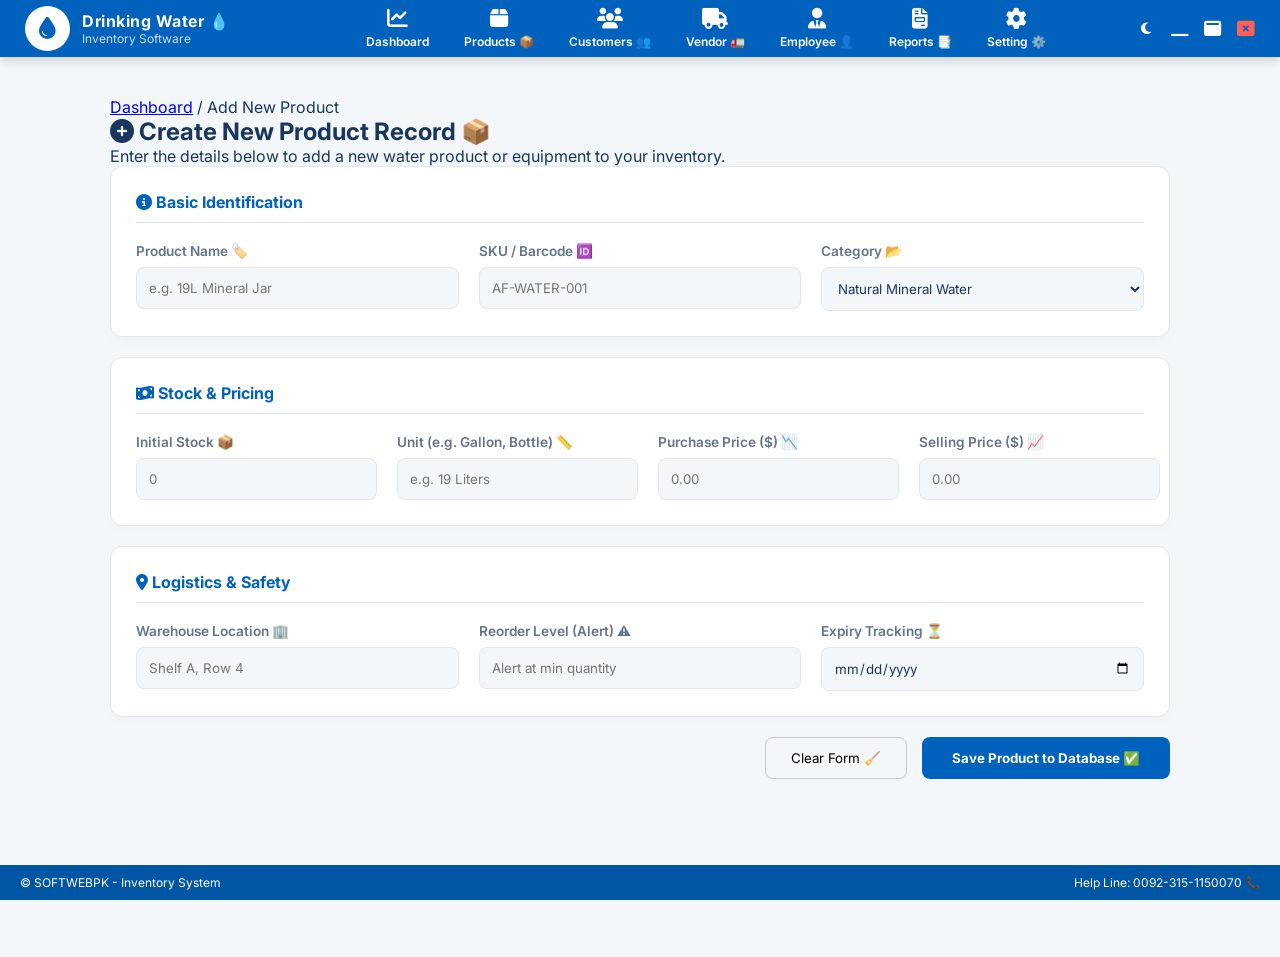
<file: Product.html>
<!DOCTYPE html>
<html lang="en" data-theme="light">
<head>
    <meta charset="UTF-8">
    <meta name="viewport" content="width=device-width, initial-scale=1.0">
    <title>Add New Product | Inventory Management</title>
    <link href="https://fonts.googleapis.com/css2?family=Inter:wght@400;500;600;700&display=swap" rel="stylesheet">
    <link rel="stylesheet" href="https://cdnjs.cloudflare.com/ajax/libs/font-awesome/6.4.0/css/all.min.css">
   <link rel="stylesheet" href="Prod.css">
</head>
<body>

    <!-- Header Section (Same as Main Page) -->
    <header class="top-bar">
        <div class="header-logo">
            <div class="logo-circle"><i class="fas fa-droplet"></i></div>
            <div class="logo-text">
                <h1>Drinking Water 💧</h1>
                <p>Inventory Software</p>
            </div>
        </div>
        <nav class="icon-nav">
            <a href="index.html" class="nav-item"><i class="fas fa-chart-line"></i><span>Dashboard</span></a>
           
            
          <div class="nav-item dropdown">
                <i class="fas fa-box"></i>
                <span>Products 📦</span>
                <div class="dropdown-content">
                    <a href="Product.html">Add New Product ➕</a>
                    <a href="bot.html">Add New Bottle Filling Stock 🍼</a>
                    <a href="fill.html">Filling Stock History 📜</a>
                    <a href="Stock.html">Stock IN / OUT 🔄</a>
                    <a href="Check.html">Check Stock Balance ⚖️</a>
                </div>
            </div>
             <a href="cust.html" class="nav-item">
                <i class="fas fa-users"></i>
                <span>Customers 👥</span>
            </a>
            <a href="vendor.html" class="nav-item">
                <i class="fas fa-truck"></i>
                <span>Vendor 🚛</span>
            </a>
            <a href="staff.html" class="nav-item">
                <i class="fas fa-user-tie"></i>
                <span>Employee 👤</span>
            </a>
            <a href="Reports.html" class="nav-item">
                <i class="fas fa-file-invoice"></i>
                <span>Reports 📑</span>
            </a>
            <a href="Settings.html" class="nav-item">
                <i class="fas fa-gear"></i>
                <span>Setting ⚙️</span>
            </a>
        </nav>
        <div class="window-controls">
            <button id="theme-toggle"><i class="fas fa-moon"></i></button>
            <i class="fas fa-window-minimize"></i>
            <i class="fas fa-window-maximize"></i>
            <i class="fas fa-rectangle-xmark close-btn"></i>
        </div>
    </header>

    <main class="form-wrapper">
        <div class="container">
            <!-- Breadcrumbs -->
            <div class="breadcrumbs">
                <a href="index.html">Dashboard</a> / <span>Add New Product</span>
            </div>

            <div class="form-header">
                <h2><i class="fas fa-plus-circle"></i> Create New Product Record 📦</h2>
                <p>Enter the details below to add a new water product or equipment to your inventory.</p>
            </div>

            <form id="productForm" class="professional-form">
                <!-- Section 1: Basic Information -->
                <div class="form-section">
                    <h3><i class="fas fa-info-circle"></i> Basic Identification</h3>
                    <div class="grid-3">
                        <div class="input-group">
                            <label>Product Name 🏷️</label>
                            <input type="text" placeholder="e.g. 19L Mineral Jar" required>
                        </div>
                        <div class="input-group">
                            <label>SKU / Barcode 🆔</label>
                            <input type="text" placeholder="AF-WATER-001">
                        </div>
                        <div class="input-group">
                            <label>Category 📂</label>
                            <select>
                                <option>Natural Mineral Water</option>
                                <option>Distilled Water</option>
                                <option>Empty Bottles/Jars</option>
                                <option>Filters & Spare Parts</option>
                            </select>
                        </div>
                    </div>
                </div>

                <!-- Section 2: Inventory & Pricing -->
                <div class="form-section">
                    <h3><i class="fas fa-money-bill-wave"></i> Stock & Pricing</h3>
                    <div class="grid-4">
                        <div class="input-group">
                            <label>Initial Stock 📦</label>
                            <input type="number" placeholder="0">
                        </div>
                        <div class="input-group">
                            <label>Unit (e.g. Gallon, Bottle) 📏</label>
                            <input type="text" placeholder="e.g. 19 Liters">
                        </div>
                        <div class="input-group">
                            <label>Purchase Price ($) 📉</label>
                            <input type="number" step="0.01" placeholder="0.00">
                        </div>
                        <div class="input-group">
                            <label>Selling Price ($) 📈</label>
                            <input type="number" step="0.01" placeholder="0.00">
                        </div>
                    </div>
                </div>

                <!-- Section 3: Logistics & Alerts -->
                <div class="form-section">
                    <h3><i class="fas fa-map-marker-alt"></i> Logistics & Safety</h3>
                    <div class="grid-3">
                        <div class="input-group">
                            <label>Warehouse Location 🏢</label>
                            <input type="text" placeholder="Shelf A, Row 4">
                        </div>
                        <div class="input-group">
                            <label>Reorder Level (Alert) ⚠️</label>
                            <input type="number" placeholder="Alert at min quantity">
                        </div>
                        <div class="input-group">
                            <label>Expiry Tracking ⏳</label>
                            <input type="date">
                        </div>
                    </div>
                </div>

                <div class="form-footer-actions">
                    <button type="reset" class="btn-clear">Clear Form 🧹</button>
                    <button type="submit" class="btn-submit">Save Product to Database ✅</button>
                </div>
            </form>
        </div>
    </main>

    <!-- Footer Same as Index -->
    <footer class="status-bar">
        <div class="status-left">© SOFTWEBPK - Inventory System</div>
        <div class="status-right">Help Line: 0092-315-1150070 📞</div>
    </footer>

    <script src="Prod.js"></script>
</body>
</html>
</file>
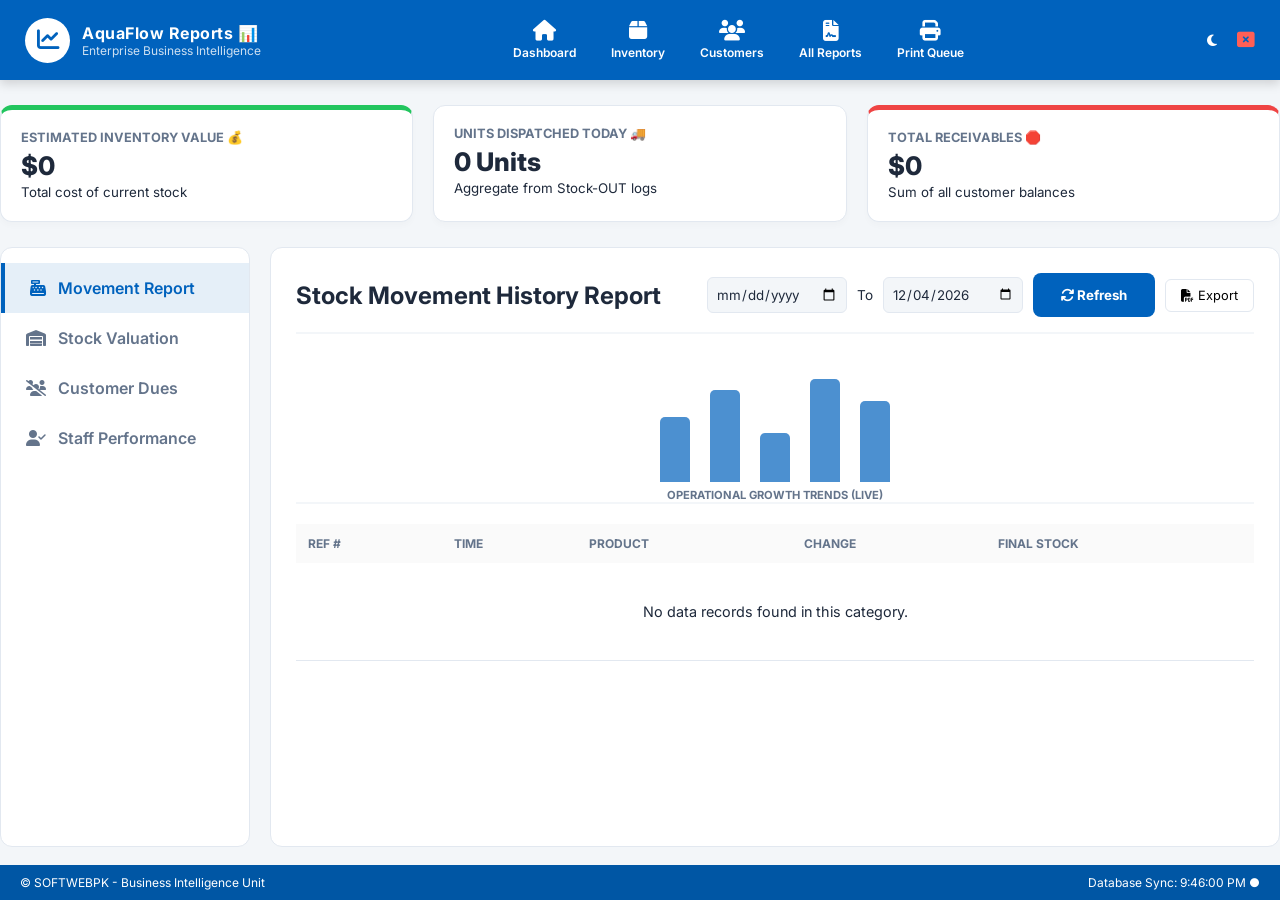
<file: Reports.html>
<!DOCTYPE html>
<html lang="en" data-theme="light">
<head>
    <meta charset="UTF-8">
    <meta name="viewport" content="width=device-width, initial-scale=1.0">
    <title>Business Intelligence | AquaFlow Pro</title>
    <link href="https://fonts.googleapis.com/css2?family=Inter:wght@400;500;600;700&display=swap" rel="stylesheet">
    <link rel="stylesheet" href="https://cdnjs.cloudflare.com/ajax/libs/font-awesome/6.4.0/css/all.min.css">
    <link rel="stylesheet" href="Reports.css">
</head>
<body>

    <!-- Professional Top Bar Linked -->
    <header class="top-bar">
        <div class="header-logo">
            <div class="logo-circle"><i class="fas fa-chart-line"></i></div>
            <div class="logo-text">
                <h1>AquaFlow Reports 📊</h1>
                <p>Enterprise Business Intelligence</p>
            </div>
        </div>
        <nav class="icon-nav">
            <a href="produ.html" class="nav-item"><i class="fas fa-home"></i><span>Dashboard</span></a>
            <a href="Prod.html" class="nav-item"><i class="fas fa-box"></i><span>Inventory</span></a>
            <a href="cust.html" class="nav-item"><i class="fas fa-users"></i><span>Customers</span></a>
            <div class="nav-item active"><i class="fas fa-file-contract"></i><span>All Reports</span></div>
            <a href="Print.html" class="nav-item"><i class="fas fa-print"></i><span>Print Queue</span></a>
        </nav>
        <div class="window-controls">
            <button id="theme-toggle"><i class="fas fa-moon"></i></button>
            <i class="fas fa-rectangle-xmark close-btn" onclick="location.href='produ.html'"></i>
        </div>
    </header>

    <main class="main-content">
        <div class="container">
            <!-- 1. Executive Summary Cards (Live Data Linked) -->
            <div class="summary-grid">
                <div class="sum-card profit">
                    <h3>Estimated Inventory Value 💰</h3>
                    <p class="value" id="statInventoryValue">$0.00</p>
                    <small>Total cost of current stock</small>
                </div>
                <div class="sum-card sales">
                    <h3>Units Dispatched Today 🚚</h3>
                    <p class="value" id="statTodaySales">0 Units</p>
                    <small>Aggregate from Stock-OUT logs</small>
                </div>
                <div class="sum-card dues">
                    <h3>Total Receivables 🛑</h3>
                    <p class="value" id="statTotalDues">$0.00</p>
                    <small>Sum of all customer balances</small>
                </div>
            </div>

            <!-- 2. Report Selection Sidebar & Content -->
            <div class="report-container">
                <aside class="report-sidebar">
                    <ul class="report-menu">
                        <li class="active" id="btn-sales" onclick="showReport('sales')"><i class="fas fa-cash-register"></i> Movement Report</li>
                        <li id="btn-stock" onclick="showReport('stock')"><i class="fas fa-warehouse"></i> Stock Valuation</li>
                        <li id="btn-dues" onclick="showReport('dues')"><i class="fas fa-users-slash"></i> Customer Dues</li>
                        <li id="btn-staff" onclick="showReport('staff')"><i class="fas fa-user-check"></i> Staff Performance</li>
                    </ul>
                </aside>

                <section class="report-view">
                    <div class="report-header">
                        <h2 id="reportTitle">Loading...</h2>
                        <div class="report-filters">
                            <input type="date" id="dateFrom">
                            <span>To</span>
                            <input type="date" id="dateTo">
                            <button class="btn-primary" onclick="syncAllData()"><i class="fas fa-sync"></i> Refresh</button>
                            <button class="btn-outline" onclick="location.href='Print.html'"><i class="fas fa-file-pdf"></i> Export</button>
                        </div>
                    </div>

                    <div class="report-data">
                        <!-- Chart Mockup -->
                        <div class="chart-box">
                            <div class="bar" style="height: 60%;"></div>
                            <div class="bar" style="height: 85%;"></div>
                            <div class="bar" style="height: 45%;"></div>
                            <div class="bar" style="height: 95%;"></div>
                            <div class="bar" style="height: 75%;"></div>
                            <p class="chart-label">Operational Growth Trends (Live)</p>
                        </div>

                        <!-- Data Table -->
                        <div class="table-wrapper">
                            <table class="data-table">
                                <thead>
                                    <tr id="tableHead">
                                        <!-- Dynamic Head -->
                                    </tr>
                                </thead>
                                <tbody id="reportTableBody">
                                    <!-- Dynamic Data from JS -->
                                </tbody>
                            </table>
                        </div>
                    </div>
                </section>
            </div>
        </div>
    </main>

    <footer class="status-bar">
        <div class="status-left">© SOFTWEBPK - Business Intelligence Unit</div>
        <div class="status-right">Database Sync: <span id="syncTime">--:--:--</span> <span class="sync-dot">●</span></div>
    </footer>

    <script src="Reports.js"></script>
</body>
</html>
</file>
<file: About.css>
/* --- Blue Professional Variables --- */
:root {
    --primary: #0077b6;
    --primary-dark: #03045e;
    --accent: #00b4d8;
    --bg-main: #f8fbff;
    --bg-card: #ffffff;
    --text-main: #1e293b;
    --text-muted: #64748b;
    --border: #e2e8f0;
}

[data-theme="dark"] {
    --bg-main: #020617;
    --bg-card: #0f172a;
    --text-main: #f1f5f9;
    --text-muted: #94a3b8;
    --border: #1e293b;
}

* { margin:0; padding:0; box-sizing: border-box; }
body { font-family: 'Inter', sans-serif; background-color: var(--bg-main); color: var(--text-main); line-height: 1.6; }
.container { max-width: 1200px; margin: 0 auto; padding: 0 20px; }
.section-padding { padding: 100px 0; }
.alt-bg { background-color: var(--bg-card); }
.center { text-align: center; }

/* --- Header --- */
.main-header { padding: 20px 0; background: var(--bg-card); border-bottom: 1px solid var(--border); position: sticky; top: 0; z-index: 100; }
.nav-flex { display: flex; justify-content: space-between; align-items: center; }
.logo { font-size: 1.5rem; font-weight: 800; text-decoration: none; color: var(--text-main); }
.logo span { color: var(--primary); }
.nav-links { display: flex; list-style: none; gap: 25px; }
.nav-links a { text-decoration: none; color: var(--text-main); font-weight: 600; font-size: 0.9rem; }
.nav-links a.active { color: var(--primary); }

/* --- Hero --- */
.about-hero { padding: 100px 0; background: linear-gradient(rgba(0,119,182,0.05), transparent); text-align: center; }
.badge { background: var(--primary); color: white; padding: 5px 12px; border-radius: 50px; font-size: 0.75rem; font-weight: bold; text-transform: uppercase; }
.about-hero h1 { font-size: 3.5rem; margin: 20px 0; line-height: 1.2; }
.accent { color: var(--primary); }

/* --- Mission Section --- */
.grid-2 { display: grid; grid-template-columns: 1fr 1fr; gap: 60px; align-items: center; }
.section-title { font-size: 2.5rem; margin-bottom: 20px; }
.stats-mini { display: flex; gap: 40px; margin-top: 30px; }
.stat strong { display: block; font-size: 2rem; color: var(--primary); }
.stat span { font-size: 0.9rem; color: var(--text-muted); }

.experience-box { background: var(--primary-dark); color: white; padding: 50px; border-radius: 20px; }

/* --- Regulation Cards --- */
.reg-grid { display: grid; grid-template-columns: repeat(auto-fit, minmax(300px, 1fr)); gap: 30px; margin-top: 50px; }
.reg-card { background: var(--bg-main); padding: 40px; border-radius: 20px; border: 1px solid var(--border); transition: 0.3s; }
.reg-card i { font-size: 2rem; color: var(--primary); margin-bottom: 20px; }
.reg-card:hover { transform: translateY(-10px); box-shadow: 0 15px 30px rgba(0,0,0,0.05); border-color: var(--primary); }

/* --- Why Choose Us --- */
.benefits-container { max-width: 800px; margin: 50px auto 0; }
.benefit-row { display: flex; gap: 30px; margin-bottom: 40px; align-items: flex-start; }
.benefit-icon { background: var(--primary); color: white; width: 60px; height: 60px; display: flex; align-items: center; justify-content: center; border-radius: 15px; flex-shrink: 0; font-size: 1.5rem; }
.benefit-content h4 { font-size: 1.25rem; margin-bottom: 10px; color: var(--primary); }

/* --- Footer --- */
.about-footer { padding: 40px 0; text-align: center; border-top: 1px solid var(--border); font-size: 0.85rem; color: var(--text-muted); }

/* --- Animations --- */
[data-reveal] { opacity: 0; transition: 0.8s; }
[data-reveal="left"] { transform: translateX(-30px); }
[data-reveal="right"] { transform: translateX(30px); }
.revealed { opacity: 1; transform: translate(0); }

@media (max-width: 768px) {
    .grid-2 { grid-template-columns: 1fr; }
    .about-hero h1 { font-size: 2.2rem; }
}
</file>
<file: Check.css>
:root {
    --primary: #0062BD;
    --warn: #f39c12;
    --danger: #e74c3c;
    --success: #27ae60;
    --bg: #f4f7f9;
    --card: #ffffff;
    --text: #1e293b;
    --border: #e2e8f0;
}

[data-theme="dark"] {
    --bg: #0d1117;
    --card: #161b22;
    --text: #f0f6fc;
    --border: #30363d;
}

* { margin: 0; padding: 0; box-sizing: border-box; font-family: 'Inter', sans-serif; }
body { background: var(--bg); color: var(--text); overflow-x: hidden; height: 100vh; display: flex; flex-direction: column; }

/* --- Header & Navigation --- */
.top-bar { background: var(--primary); color: white; height: 80px; display: flex; align-items: center; padding: 0 20px; position: sticky; top: 0; z-index: 100; box-shadow: 0 4px 10px rgba(0,0,0,0.1); }
.logo-circle { background: white; color: var(--primary); width: 42px; height: 42px; border-radius: 50%; display: flex; align-items: center; justify-content: center; font-size: 1.4rem; }
.logo-text h1 { font-size: 1rem; margin-left: 10px; }
.logo-text p { font-size: 0.7rem; margin-left: 10px; opacity: 0.8; }

.icon-nav { display: flex; flex-grow: 1; justify-content: center; gap: 10px; }
.nav-item { color: rgba(255,255,255,0.7); text-decoration: none; display: flex; flex-direction: column; align-items: center; padding: 8px 15px; font-size: 0.75rem; border-radius: 8px; transition: 0.3s; }
.nav-item.active, .nav-item:hover { color: white; background: rgba(255,255,255,0.1); }

.window-controls { display: flex; gap: 15px; align-items: center; opacity: 0.8; }
#theme-toggle { background: none; border: none; color: white; cursor: pointer; }

/* --- Dashboard Elements --- */
.dashboard-area { flex-grow: 1; padding: 30px; overflow-y: auto; }
.summary-grid { display: grid; grid-template-columns: repeat(3, 1fr); gap: 20px; margin-bottom: 30px; }
.sum-card { background: var(--card); padding: 25px; border-radius: 15px; display: flex; justify-content: space-between; align-items: center; border: 1px solid var(--border); box-shadow: 0 4px 6px rgba(0,0,0,0.02); }
.sum-card i { font-size: 2.2rem; opacity: 0.2; }
.sum-card.warning { border-bottom: 4px solid var(--warn); }
.sum-card.critical { border-bottom: 4px solid var(--danger); }
.sum-info h3 { font-size: 0.8rem; color: #64748b; margin-bottom: 5px; text-transform: uppercase; letter-spacing: 0.5px; }
.sum-info .count { font-size: 1.8rem; font-weight: 800; }

/* --- Inventory Table --- */
.inventory-card { background: var(--card); border-radius: 15px; border: 1px solid var(--border); overflow: hidden; box-shadow: 0 10px 30px rgba(0,0,0,0.05); }
.card-header { padding: 20px; display: flex; justify-content: space-between; align-items: center; border-bottom: 1px solid var(--border); background: rgba(0,0,0,0.01); }
.card-header h2 { font-size: 1.2rem; color: var(--primary); }
.header-actions { display: flex; gap: 10px; }
#searchInput { padding: 8px 15px; border-radius: 8px; border: 1px solid var(--border); background: var(--bg); color: var(--text); min-width: 200px; }
.btn-sync { background: var(--primary); color: white; border: none; padding: 8px 15px; border-radius: 8px; cursor: pointer; font-weight: 600; }

.table-responsive { width: 100%; overflow-x: auto; }
.balance-table { width: 100%; border-collapse: collapse; }
.balance-table th { padding: 15px; font-size: 0.75rem; text-align: left; background: var(--bg); color: #64748b; text-transform: uppercase; }
.balance-table td { padding: 15px; border-bottom: 1px solid var(--border); font-size: 0.9rem; }

/* --- Stock Health Bars --- */
.health-container { width: 100%; }
.health-label { font-size: 0.7rem; font-weight: 700; color: #64748b; margin-bottom: 4px; display: block; }
.bar-outer { width: 100%; height: 8px; background: #e2e8f0; border-radius: 10px; overflow: hidden; }
.bar-inner { height: 100%; border-radius: 10px; transition: width 0.5s ease; }
.good { background: var(--success); }
.low { background: var(--warn); }
.crit { background: var(--danger); }

/* --- Badges & Buttons --- */
.status-badge { padding: 4px 10px; border-radius: 20px; font-size: 0.7rem; font-weight: 800; }
.status-badge.healthy { background: rgba(39, 174, 96, 0.1); color: var(--success); }
.status-badge.reorder { background: rgba(243, 156, 18, 0.1); color: var(--warn); }
.status-badge.out { background: rgba(231, 76, 60, 0.1); color: var(--danger); }

.btn-order { background: var(--primary); color: white; border: none; padding: 6px 12px; border-radius: 6px; cursor: pointer; font-size: 0.75rem; }

/* --- Footer --- */
.status-bar { height: 35px; background: #0f172a; color: white; display: flex; justify-content: space-between; align-items: center; padding: 0 20px; font-size: 0.7rem; }
.healthy { color: var(--success); font-weight: bold; }

@media (max-width: 900px) {
    .summary-grid { grid-template-columns: 1fr; }
    .card-header { flex-direction: column; gap: 15px; align-items: flex-start; }
}

/* --- Professional Color Scheme & Variables --- */
:root {
    --primary-blue: #0062BD;
    --secondary-blue: #004a8f;
    --footer-bg: #0056A4;
    --text-main: #1a365d;
    --bg-light: #ffffff;
    --transition: all 0.3s ease;
}

[data-theme="dark"] {
    --bg-light: #0d1117;
    --text-main: #e6edf3;
    --primary-blue: #1f6feb;
}

/* --- Base Styles --- */
* { margin: 0; padding: 0; box-sizing: border-box; }
body {
    font-family: 'Inter', sans-serif;
    height: 100vh;
    display: flex;
    flex-direction: column;
    overflow: hidden; /* Prevents scrollbars on the main interface */
}

/* --- Header Styling --- */
.top-bar {
    background: var(--primary-blue);
    height: 80px;
    display: flex;
    align-items: center;
    padding: 0 25px;
    color: white;
    z-index: 100;
    box-shadow: 0 4px 10px rgba(0,0,0,0.15);
}

.header-logo { display: flex; align-items: center; gap: 12px; width: 250px; }
.logo-circle { background: white; color: var(--primary-blue); width: 45px; height: 45px; display: flex; align-items: center; justify-content: center; border-radius: 50%; font-size: 1.4rem; }
.logo-text h1 { font-size: 1rem; font-weight: 700; letter-spacing: 0.5px; }
.logo-text p { font-size: 0.75rem; opacity: 0.8; }

.icon-nav { display: flex; flex-grow: 1; justify-content: center; gap: 5px; }
.nav-item {
    color: white;
    text-decoration: none;
    display: flex;
    flex-direction: column;
    align-items: center;
    padding: 8px 15px;
    border-radius: 6px;
    transition: var(--transition);
    cursor: pointer;
    font-size: 0.75rem;
    font-weight: 600;
}
.nav-item:hover { background: rgba(255, 255, 255, 0.15); }
.nav-item i { font-size: 1.3rem; margin-bottom: 5px; }

/* Dropdown */
.dropdown { position: relative; }
.dropdown-content {
    display: none;
    position: absolute;
    top: 100%;
    left: 0;
    background: white;
    min-width: 220px;
    box-shadow: 0 10px 25px rgba(0,0,0,0.1);
    border-radius: 0 0 8px 8px;
    overflow: hidden;
}
.dropdown-content a {
    color: #333;
    padding: 12px 16px;
    text-decoration: none;
    display: block;
    font-size: 0.85rem;
    border-bottom: 1px solid #f0f0f0;
}
.dropdown-content a:hover { background: #f8f9fa; color: var(--primary-blue); }
.dropdown:hover .dropdown-content { display: block; }

.window-controls { display: flex; gap: 15px; align-items: center; font-size: 1.1rem; }
#theme-toggle { background: none; border: none; color: white; cursor: pointer; padding: 5px; border-radius: 5px; transition: 0.2s; }
#theme-toggle:hover { background: rgba(255,255,255,0.2); }
.close-btn { color: #ff5f56; }

/* --- Hero Section Fix --- */
.hero-container {
    position: relative;
    flex-grow: 1;
    overflow: hidden;
}

.bg-image {
    position: absolute;
    top: 0;
    left: 0;
    width: 100%;
    height: 100%;
    object-fit: cover; /* This makes the image cover the background perfectly */
    z-index: 1;
}

.hero-content {
    position: relative;
    z-index: 2;
    height: 100%;
    background: linear-gradient(90deg, rgba(255,255,255,0.8) 0%, rgba(255,255,255,0) 70%);
    display: flex;
    align-items: center;
    padding-left: 8%;
}

.main-title {
    font-size: 3.5rem;
    color: var(--primary-blue);
    line-height: 1.1;
    font-weight: 800;
    font-style: italic; /* Mimicking your request */
}

.highlight { color: var(--text-main); font-style: italic; }
.hero-subtitle { font-size: 1.2rem; color: #4a5568; margin-top: 10px; }

.hero-actions { margin-top: 30px; display: flex; gap: 15px; }
.btn-primary { background: var(--primary-blue); color: white; border: none; padding: 14px 28px; border-radius: 8px; font-weight: bold; cursor: pointer; transition: 0.3s; }
.btn-secondary { background: white; color: var(--primary-blue); border: 2px solid var(--primary-blue); padding: 14px 28px; border-radius: 8px; font-weight: bold; cursor: pointer; }
.btn-primary:hover { transform: translateY(-2px); box-shadow: 0 5px 15px rgba(0, 98, 189, 0.3); }

/* --- Footer --- */
.status-bar {
    background: var(--footer-bg);
    height: 35px;
    display: flex;
    justify-content: space-between;
    align-items: center;
    padding: 0 20px;
    color: white;
    font-size: 0.75rem;
    z-index: 100;
}
.app-tag { background: rgba(255, 255, 255, 0.2); padding: 2px 8px; border-radius: 4px; font-weight: bold; }

/* --- Responsive Fixes --- */
@media (max-width: 1024px) {
    .nav-item span { display: none; }
    .main-title { font-size: 2.5rem; }
}
</file>
<file: Contact.css>
/* --- Professional Blue Palette --- */
:root {
    --primary: #0077b6;
    --primary-dark: #03045e;
    --accent: #00b4d8;
    --bg-main: #f8fbff;
    --bg-card: #ffffff;
    --text-main: #1e293b;
    --text-muted: #64748b;
    --border: #e2e8f0;
}

[data-theme="dark"] {
    --bg-main: #020617;
    --bg-card: #0f172a;
    --text-main: #f1f5f9;
    --text-muted: #94a3b8;
    --border: #1e293b;
}

* { margin:0; padding:0; box-sizing: border-box; }
body { font-family: 'Inter', sans-serif; background-color: var(--bg-main); color: var(--text-main); line-height: 1.6; }
.container { max-width: 1200px; margin: 0 auto; padding: 0 20px; }
.section-padding { padding: 80px 0; }

/* --- Header --- */
.main-header { padding: 20px 0; background: var(--bg-card); border-bottom: 1px solid var(--border); position: sticky; top: 0; z-index: 100; }
.nav-flex { display: flex; justify-content: space-between; align-items: center; }
.logo { font-size: 1.5rem; font-weight: 800; text-decoration: none; color: var(--text-main); }
.logo span { color: var(--primary); }
.nav-links { display: flex; list-style: none; gap: 25px; }
.nav-links a { text-decoration: none; color: var(--text-main); font-weight: 600; font-size: 0.9rem; transition: 0.3s; }
.nav-links a.active { color: var(--primary); }

/* --- Hero --- */
.contact-hero { padding: 80px 0; text-align: center; background: linear-gradient(rgba(0,119,182,0.05), transparent); }
.badge { background: var(--primary); color: white; padding: 5px 12px; border-radius: 50px; font-size: 0.75rem; font-weight: bold; text-transform: uppercase; }
.contact-hero h1 { font-size: 3rem; margin: 15px 0; line-height: 1.2; }
.accent { color: var(--primary); }

/* --- Main Grid --- */
.grid-contact { display: grid; grid-template-columns: 1fr 1.2fr; gap: 60px; }

/* Left Side */
.info-card { background: var(--primary-dark); color: white; padding: 40px; border-radius: 20px; margin-bottom: 30px; }
.phone-link { color: white; font-size: 1.8rem; font-weight: 800; text-decoration: none; display: block; margin-top: 15px; }
.phone-link i { color: var(--accent); }

.detail-item { display: flex; gap: 20px; margin-bottom: 25px; align-items: flex-start; }
.detail-item i { font-size: 1.5rem; color: var(--primary); margin-top: 5px; }
.detail-item h4 { font-size: 1.1rem; margin-bottom: 5px; }

.service-area-box { background: var(--bg-card); padding: 30px; border-radius: 20px; border: 1px solid var(--border); }
.area-list { list-style: none; margin-top: 15px; display: grid; grid-template-columns: 1fr 1fr; gap: 10px; }
.area-list li { font-size: 0.85rem; color: var(--text-muted); }
.area-list li i { color: var(--primary); margin-right: 5px; }

/* Right Side: Form */
.styled-form { background: var(--bg-card); padding: 40px; border-radius: 20px; border: 1px solid var(--border); }
.form-row { display: grid; grid-template-columns: 1fr 1fr; gap: 20px; }
.form-group { margin-bottom: 20px; }
.form-group label { display: block; margin-bottom: 8px; font-weight: 600; font-size: 0.9rem; }
.form-group input, .form-group select, .form-group textarea {
    width: 100%; padding: 12px; border: 1px solid var(--border); border-radius: 8px; 
    background: var(--bg-main); color: var(--text-main); font-family: inherit;
}
.btn-submit { 
    width: 100%; background: var(--primary); color: white; border: none; padding: 15px; 
    border-radius: 8px; font-weight: bold; cursor: pointer; transition: 0.3s;
}
.btn-submit:hover { background: var(--primary-dark); transform: translateY(-2px); }

/* --- Feedback Message --- */
.form-feedback { margin-top: 20px; padding: 15px; border-radius: 8px; display: none; text-align: center; font-weight: bold; }
.form-feedback.success { display: block; background: #dcfce7; color: #166534; }

/* --- Animation --- */
[data-reveal] { opacity: 0; transition: 0.8s; }
[data-reveal="left"] { transform: translateX(-30px); }
[data-reveal="right"] { transform: translateX(30px); }
.revealed { opacity: 1; transform: translate(0); }

@media (max-width: 992px) {
    .grid-contact { grid-template-columns: 1fr; }
}
</file>
<file: cust.css>
:root {
    --primary: #0062BD;
    --bg: #f4f6f9;
    --white: #fff;
    --border: #ddd;
}

* {
    margin: 0;
    padding: 0;
    box-sizing: border-box;
}

body {
    font-family: 'Inter', sans-serif;
    background: var(--bg);
    display: flex;
    flex-direction: column;
    height: 100vh;
}

/* HEADER */
.top-bar {
    background: var(--primary);
    color: white;
    padding: 15px 25px;
    display: flex;
    justify-content: space-between;
    align-items: center;
}

.logo-section {
    display: flex;
    gap: 10px;
    align-items: center;
}

.logo-circle {
    background: white;
    color: var(--primary);
    width: 40px;
    height: 40px;
    border-radius: 50%;
    display: flex;
    justify-content: center;
    align-items: center;
}

.nav-bar {
    display: flex;
    gap: 20px;
}

.nav-item {
    color: white;
    text-decoration: none;
    display: flex;
    flex-direction: column;
    align-items: center;
    font-size: 12px;
}

.nav-item:hover {
    opacity: 0.8;
}

/* DROPDOWN */
.dropdown {
    position: relative;
}

.dropdown-menu {
    position: absolute;
    top: 100%;
    background: white;
    list-style: none;
    display: none;
    min-width: 180px;
    box-shadow: 0 5px 20px rgba(0,0,0,0.1);
}

.dropdown-menu li a {
    display: block;
    padding: 10px;
    color: #333;
    text-decoration: none;
}

.dropdown:hover .dropdown-menu {
    display: block;
}

/* MAIN */
.workspace {
    flex: 1;
    padding: 20px;
}

.main-grid {
    display: grid;
    grid-template-columns: 1fr 1fr;
    gap: 20px;
}

/* FORM */
.form-section {
    background: white;
    padding: 20px;
    border-radius: 8px;
}

.form-grid {
    display: grid;
    grid-template-columns: 1fr 1fr;
    gap: 15px;
}

label {
    font-size: 13px;
    margin-top: 10px;
    display: block;
}

input, select {
    width: 100%;
    padding: 7px;
    margin-top: 5px;
    border: 1px solid var(--border);
    border-radius: 4px;
}

.form-buttons {
    margin-top: 20px;
}

.btn-primary {
    background: var(--primary);
    color: white;
    padding: 10px 18px;
    border: none;
    border-radius: 6px;
    cursor: pointer;
}

.btn-secondary {
    background: #ccc;
    padding: 10px 18px;
    border: none;
    border-radius: 6px;
    cursor: pointer;
}

/* TABLE */
.table-section {
    background: white;
    padding: 20px;
    border-radius: 8px;
}

table {
    width: 100%;
    border-collapse: collapse;
}

th, td {
    padding: 10px;
    border: 1px solid var(--border);
    text-align: left;
}

th {
    background: #f8f8f8;
}

/* FOOTER */
.status-bar {
    background: var(--primary);
    color: white;
    text-align: center;
    padding: 8px;
}
</file>
<file: fill.css>
:root {
    --primary: #0062BD;
    --primary-dark: #004a8f;
    --bg-page: #f4f7fa;
    --bg-card: #ffffff;
    --text-main: #2c3e50;
    --text-light: #64748b;
    --border: #e2e8f0;
    --success: #22c55e;
}

[data-theme="dark"] {
    --bg-page: #0d1117;
    --bg-card: #161b22;
    --text-main: #f0f6fc;
    --text-light: #8b949e;
    --border: #30363d;
}

* { margin: 0; padding: 0; box-sizing: border-box; font-family: 'Inter', sans-serif; }
body { background: var(--bg-page); color: var(--text-main); transition: 0.3s; overflow-x: hidden; }

/* Header */
.main-header { background: var(--primary); color: white; height: 80px; display: flex; align-items: center; padding: 0 20px; position: sticky; top: 0; z-index: 1000; box-shadow: 0 4px 10px rgba(0,0,0,0.1); }
.logo-area { display: flex; align-items: center; gap: 12px; width: 280px; }
.logo-circle { background: white; color: var(--primary); width: 45px; height: 45px; border-radius: 50%; display: flex; align-items: center; justify-content: center; font-size: 1.5rem; }

.software-nav { display: flex; flex-grow: 1; justify-content: center; gap: 10px; }
.nav-item { color: white; text-decoration: none; display: flex; flex-direction: column; align-items: center; padding: 8px 15px; border-radius: 8px; font-size: 0.75rem; opacity: 0.8; transition: 0.3s; }
.nav-item.active, .nav-item:hover { background: rgba(255,255,255,0.15); opacity: 1; }
.nav-item i { font-size: 1.2rem; margin-bottom: 4px; }

.system-controls { display: flex; gap: 15px; align-items: center; font-size: 1.1rem; }
#theme-toggle { background: none; border: none; color: white; cursor: pointer; }



.top-bar {
    background: var(--primary-blue);
    height: 80px;
    display: flex;
    align-items: center;
    padding: 0 25px;
    color: white;
    z-index: 100;
    box-shadow: 0 4px 10px rgba(0,0,0,0.15);
}


.header-logo { display: flex; align-items: center; gap: 12px; width: 250px; }
.logo-circle { background: white; color: var(--primary-blue); width: 45px; height: 45px; display: flex; align-items: center; justify-content: center; border-radius: 50%; font-size: 1.4rem; }
.logo-text h1 { font-size: 1rem; font-weight: 700; letter-spacing: 0.5px; }
.logo-text p { font-size: 0.75rem; opacity: 0.8; }

.icon-nav { display: flex; flex-grow: 1; justify-content: center; gap: 5px; }
.nav-item {
    color: white;
    text-decoration: none;
    display: flex;
    flex-direction: column;
    align-items: center;
    padding: 8px 15px;
    border-radius: 6px;
    transition: var(--transition);
    cursor: pointer;
    font-size: 0.75rem;
    font-weight: 600;
}
.nav-item:hover { background: rgba(255, 255, 255, 0.15); }
.nav-item i { font-size: 1.3rem; margin-bottom: 5px; }


/* Stats Row */
.stats-row { display: grid; grid-template-columns: repeat(3, 1fr); gap: 20px; margin: 30px 0; }
.stat-card { background: var(--bg-card); padding: 25px; border-radius: 15px; border: 1px solid var(--border); display: flex; align-items: center; gap: 20px; box-shadow: 0 4px 12px rgba(0,0,0,0.02); }
.stat-card.blue { border-left: 5px solid var(--primary); }
.stat-card.green { border-left: 5px solid var(--success); }
.stat-icon { font-size: 2rem; color: var(--primary); opacity: 0.8; }
.stat-label { font-size: 0.8rem; color: var(--text-light); font-weight: 700; text-transform: uppercase; }
.stat-data h2 { font-size: 1.8rem; font-weight: 800; }

/* Filter Bar */
.filter-wrapper { background: var(--bg-card); border-radius: 15px; border: 1px solid var(--border); padding: 20px; margin-bottom: 30px; }
.filter-header h3 { font-size: 0.9rem; color: var(--primary); margin-bottom: 15px; border-bottom: 1px solid var(--border); padding-bottom: 10px; text-transform: uppercase; }
.filter-body { display: grid; grid-template-columns: repeat(auto-fit, minmax(180px, 1fr)) 150px 100px; gap: 15px; align-items: flex-end; }
.filter-group label { display: block; font-size: 0.75rem; font-weight: 700; color: var(--text-light); margin-bottom: 8px; }
input, select { width: 100%; padding: 10px; border-radius: 8px; border: 1px solid var(--border); background: var(--bg-page); color: var(--text-main); font-size: 0.9rem; }

.btn-search { background: var(--primary); color: white; border: none; padding: 10px; border-radius: 8px; cursor: pointer; font-weight: 700; }
.btn-reset { background: #64748b; color: white; border: none; padding: 10px; border-radius: 8px; cursor: pointer; }
.btn-export { background: var(--success); color: white; border: none; padding: 8px 15px; border-radius: 6px; cursor: pointer; font-size: 0.8rem; font-weight: 700; }

/* Table */
.data-card { background: var(--bg-card); border-radius: 15px; border: 1px solid var(--border); overflow: hidden; margin-bottom: 50px; }
.card-header { padding: 20px; display: flex; justify-content: space-between; align-items: center; background: rgba(0,0,0,0.01); border-bottom: 1px solid var(--border); }
.data-table { width: 100%; border-collapse: collapse; text-align: left; }
.data-table th { background: var(--bg-page); padding: 15px; font-size: 0.75rem; color: var(--text-light); text-transform: uppercase; letter-spacing: 1px; }
.data-table td { padding: 15px; border-bottom: 1px solid var(--border); font-size: 0.9rem; }
.data-table tr:hover { background: rgba(0, 98, 189, 0.02); }

.status-pill { background: rgba(34, 197, 94, 0.1); color: var(--success); padding: 4px 12px; border-radius: 20px; font-size: 0.7rem; font-weight: 800; }
.action-icons i { margin-right: 15px; cursor: pointer; color: var(--text-light); transition: 0.2s; }
.action-icons .fa-pen-to-square { color: var(--primary); }
.action-icons i:hover { transform: scale(1.2); }

/* Footer */
.footer-bar { height: 35px; background: #0f172a; color: white; display: flex; justify-content: space-between; align-items: center; padding: 0 20px; font-size: 0.7rem; position: fixed; bottom: 0; width: 100%; }
.sync-text { color: var(--success); font-weight: bold; }

@media (max-width: 900px) { .stats-row, .filter-body { grid-template-columns: 1fr; } .nav-item span { display: none; } }


/* --- Professional Color Scheme & Variables --- */
:root {
    --primary-blue: #0062BD;
    --secondary-blue: #004a8f;
    --footer-bg: #0056A4;
    --text-main: #1a365d;
    --bg-light: #ffffff;
    --transition: all 0.3s ease;
}

[data-theme="dark"] {
    --bg-light: #0d1117;
    --text-main: #e6edf3;
    --primary-blue: #1f6feb;
}

/* --- Base Styles --- */
* { margin: 0; padding: 0; box-sizing: border-box; }
body {
    font-family: 'Inter', sans-serif;
    height: 100vh;
    display: flex;
    flex-direction: column;
}

/* --- Header Styling --- */
.top-bar {
    background: var(--primary-blue);
    height: 80px;
    display: flex;
    align-items: center;
    padding: 0 25px;
    color: white;
    z-index: 100;
    box-shadow: 0 4px 10px rgba(0,0,0,0.15);
}

.header-logo { display: flex; align-items: center; gap: 12px; width: 250px; }
.logo-circle { background: white; color: var(--primary-blue); width: 45px; height: 45px; display: flex; align-items: center; justify-content: center; border-radius: 50%; font-size: 1.4rem; }
.logo-text h1 { font-size: 1rem; font-weight: 700; letter-spacing: 0.5px; }
.logo-text p { font-size: 0.75rem; opacity: 0.8; }

.icon-nav { display: flex; flex-grow: 1; justify-content: center; gap: 5px; }
.nav-item {
    color: white;
    text-decoration: none;
    display: flex;
    flex-direction: column;
    align-items: center;
    padding: 8px 15px;
    border-radius: 6px;
    transition: var(--transition);
    cursor: pointer;
    font-size: 0.75rem;
    font-weight: 600;
}
.nav-item:hover { background: rgba(255, 255, 255, 0.15); }
.nav-item i { font-size: 1.3rem; margin-bottom: 5px; }

/* Dropdown */
.dropdown { position: relative; }
.dropdown-content {
    display: none;
    position: absolute;
    top: 100%;
    left: 0;
    background: white;
    min-width: 220px;
    box-shadow: 0 10px 25px rgba(0,0,0,0.1);
    border-radius: 0 0 8px 8px;
    overflow: hidden;
}
.dropdown-content a {
    color: #333;
    padding: 12px 16px;
    text-decoration: none;
    display: block;
    font-size: 0.85rem;
    border-bottom: 1px solid #f0f0f0;
}
.dropdown-content a:hover { background: #f8f9fa; color: var(--primary-blue); }
.dropdown:hover .dropdown-content { display: block; }

.window-controls { display: flex; gap: 15px; align-items: center; font-size: 1.1rem; }
#theme-toggle { background: none; border: none; color: white; cursor: pointer; padding: 5px; border-radius: 5px; transition: 0.2s; }
#theme-toggle:hover { background: rgba(255,255,255,0.2); }
.close-btn { color: #ff5f56; }

/* --- Hero Section Fix --- */
.hero-container {
    position: relative;
    flex-grow: 1;
    overflow: hidden;
}

.bg-image {
    position: absolute;
    top: 0;
    left: 0;
    width: 100%;
    height: 100%;
    object-fit: cover; /* This makes the image cover the background perfectly */
    z-index: 1;
}

.hero-content {
    position: relative;
    z-index: 2;
    height: 100%;
    background: linear-gradient(90deg, rgba(255,255,255,0.8) 0%, rgba(255,255,255,0) 70%);
    display: flex;
    align-items: center;
    padding-left: 8%;
}

.main-title {
    font-size: 3.5rem;
    color: var(--primary-blue);
    line-height: 1.1;
    font-weight: 800;
    font-style: italic; /* Mimicking your request */
}

.highlight { color: var(--text-main); font-style: italic; }
.hero-subtitle { font-size: 1.2rem; color: #4a5568; margin-top: 10px; }

.hero-actions { margin-top: 30px; display: flex; gap: 15px; }
.btn-primary { background: var(--primary-blue); color: white; border: none; padding: 14px 28px; border-radius: 8px; font-weight: bold; cursor: pointer; transition: 0.3s; }
.btn-secondary { background: white; color: var(--primary-blue); border: 2px solid var(--primary-blue); padding: 14px 28px; border-radius: 8px; font-weight: bold; cursor: pointer; }
.btn-primary:hover { transform: translateY(-2px); box-shadow: 0 5px 15px rgba(0, 98, 189, 0.3); }

/* --- Footer --- */
.status-bar {
    background: var(--footer-bg);
    height: 35px;
    display: flex;
    justify-content: space-between;
    align-items: center;
    padding: 0 20px;
    color: white;
    font-size: 0.75rem;
    z-index: 100;
}
.app-tag { background: rgba(255, 255, 255, 0.2); padding: 2px 8px; border-radius: 4px; font-weight: bold; }

/* --- Responsive Fixes --- */
@media (max-width: 1024px) {
    .nav-item span { display: none; }
    .main-title { font-size: 2.5rem; }
}

.menu-link span {
  color: #ffffff;
}
</file>
<file: history.css>
:root {
    --primary: #0062BD;
    --success: #2ecc71;
    --warning: #f1c40f;
    --bg: #f8fafc;
    --card: #ffffff;
    --text: #1e293b;
    --border: #e2e8f0;
}

[data-theme="dark"] {
    --bg: #0f172a;
    --card: #1e293b;
    --text: #f1f5f9;
    --border: #334155;
}

* { margin: 0; padding: 0; box-sizing: border-box; font-family: 'Inter', sans-serif; }
body { background: var(--bg); color: var(--text); overflow-x: hidden; }

/* Header & Nav (Same as Software Theme) */
.top-bar { background: var(--primary); color: white; height: 80px; display: flex; align-items: center; padding: 0 20px; position: sticky; top: 0; z-index: 1000; }
.header-logo { display: flex; align-items: center; gap: 12px; width: 250px; }
.logo-circle { background: white; color: var(--primary); width: 45px; height: 45px; display: flex; align-items: center; justify-content: center; border-radius: 50%; }

.icon-nav { display: flex; flex-grow: 1; justify-content: center; gap: 10px; }
.nav-item { color: rgba(255,255,255,0.7); text-decoration: none; display: flex; flex-direction: column; align-items: center; padding: 10px 15px; font-size: 0.75rem; transition: 0.3s; }
.nav-item.active, .nav-item:hover { color: white; background: rgba(255,255,255,0.1); border-radius: 8px; }
.nav-item i { font-size: 1.2rem; margin-bottom: 4px; }

/* Stats Grid */
.stats-grid { display: grid; grid-template-columns: repeat(3, 1fr); gap: 20px; margin: 30px 0; }
.stat-card { background: var(--card); padding: 25px; border-radius: 15px; display: flex; align-items: center; gap: 20px; border: 1px solid var(--border); box-shadow: 0 4px 6px rgba(0,0,0,0.02); }
.stat-icon { width: 60px; height: 60px; border-radius: 12px; display: flex; align-items: center; justify-content: center; font-size: 1.5rem; }
.stat-icon.blue { background: rgba(0, 98, 189, 0.1); color: var(--primary); }
.stat-icon.green { background: rgba(46, 204, 113, 0.1); color: var(--success); }
.stat-icon.orange { background: rgba(243, 156, 18, 0.1); color: #e67e22; }
.stat-info h3 { font-size: 0.85rem; color: #64748b; font-weight: 600; }
.stat-info .value { font-size: 1.6rem; font-weight: 800; margin: 4px 0; }
.trend { font-size: 0.75rem; font-weight: 700; }
.trend.pos { color: var(--success); }

/* Filter Bar */
.filter-section { background: var(--card); padding: 20px; border-radius: 12px; border: 1px solid var(--border); display: flex; flex-wrap: wrap; gap: 20px; align-items: flex-end; margin-bottom: 25px; }
.filter-group { display: flex; flex-direction: column; gap: 8px; flex: 1; min-width: 150px; }
.filter-group label { font-size: 0.75rem; font-weight: 700; color: #64748b; }
.filter-group input, .filter-group select { padding: 10px; border-radius: 8px; border: 1px solid var(--border); background: var(--bg); color: var(--text); }

.btn-search { background: var(--primary); color: white; border: none; padding: 10px 25px; border-radius: 8px; cursor: pointer; font-weight: 600; }
.btn-export { background: #27ae60; color: white; border: none; padding: 10px 25px; border-radius: 8px; cursor: pointer; font-weight: 600; }

/* History Table */
.table-wrapper { background: var(--card); border-radius: 15px; border: 1px solid var(--border); overflow: hidden; box-shadow: 0 10px 30px rgba(0,0,0,0.05); }
.history-table { width: 100%; border-collapse: collapse; text-align: left; }
.history-table th { background: #f1f5f9; padding: 15px; font-size: 0.8rem; font-weight: 700; color: #475569; text-transform: uppercase; border-bottom: 2px solid var(--border); }
[data-theme="dark"] .history-table th { background: #1e293b; color: #94a3b8; }
.history-table td { padding: 15px; border-bottom: 1px solid var(--border); font-size: 0.9rem; }
.history-table tr:hover { background: rgba(0, 98, 189, 0.02); }

.status-badge { padding: 4px 10px; border-radius: 20px; font-size: 0.75rem; font-weight: 700; background: rgba(46, 204, 113, 0.1); color: var(--success); }

.action-btns button { border: none; background: transparent; cursor: pointer; font-size: 1.1rem; margin-right: 10px; transition: 0.2s; }
.btn-edit { color: var(--primary); }
.btn-view { color: #64748b; }
.action-btns button:hover { transform: scale(1.2); }

/* Status Bar */
.status-bar { height: 35px; background: #1e293b; color: white; display: flex; justify-content: space-between; align-items: center; padding: 0 20px; font-size: 0.75rem; position: fixed; bottom: 0; width: 100%; }
.online { color: var(--success); }

@media (max-width: 900px) {
    .stats-grid { grid-template-columns: 1fr; }
    .table-wrapper { overflow-x: auto; }
}


/* --- Professional Color Scheme & Variables --- */
:root {
    --primary-blue: #0062BD;
    --secondary-blue: #004a8f;
    --footer-bg: #0056A4;
    --text-main: #1a365d;
    --bg-light: #ffffff;
    --transition: all 0.3s ease;
}

[data-theme="dark"] {
    --bg-light: #0d1117;
    --text-main: #e6edf3;
    --primary-blue: #1f6feb;
}

/* --- Base Styles --- */
* { margin: 0; padding: 0; box-sizing: border-box; }
body {
    font-family: 'Inter', sans-serif;
    height: 100vh;
    display: flex;
    flex-direction: column;
    overflow: hidden; /* Prevents scrollbars on the main interface */
}

/* --- Header Styling --- */
.top-bar {
    background: var(--primary-blue);
    height: 80px;
    display: flex;
    align-items: center;
    padding: 0 25px;
    color: white;
    z-index: 100;
    box-shadow: 0 4px 10px rgba(0,0,0,0.15);
}

.header-logo { display: flex; align-items: center; gap: 12px; width: 250px; }
.logo-circle { background: white; color: var(--primary-blue); width: 45px; height: 45px; display: flex; align-items: center; justify-content: center; border-radius: 50%; font-size: 1.4rem; }
.logo-text h1 { font-size: 1rem; font-weight: 700; letter-spacing: 0.5px; }
.logo-text p { font-size: 0.75rem; opacity: 0.8; }

.icon-nav { display: flex; flex-grow: 1; justify-content: center; gap: 5px; }
.nav-item {
    color: white;
    text-decoration: none;
    display: flex;
    flex-direction: column;
    align-items: center;
    padding: 8px 15px;
    border-radius: 6px;
    transition: var(--transition);
    cursor: pointer;
    font-size: 0.75rem;
    font-weight: 600;
}
.nav-item:hover { background: rgba(255, 255, 255, 0.15); }
.nav-item i { font-size: 1.3rem; margin-bottom: 5px; }

/* Dropdown */
.dropdown { position: relative; }
.dropdown-content {
    display: none;
    position: absolute;
    top: 100%;
    left: 0;
    background: white;
    min-width: 220px;
    box-shadow: 0 10px 25px rgba(0,0,0,0.1);
    border-radius: 0 0 8px 8px;
    overflow: hidden;
}
.dropdown-content a {
    color: #333;
    padding: 12px 16px;
    text-decoration: none;
    display: block;
    font-size: 0.85rem;
    border-bottom: 1px solid #f0f0f0;
}
.dropdown-content a:hover { background: #f8f9fa; color: var(--primary-blue); }
.dropdown:hover .dropdown-content { display: block; }

.window-controls { display: flex; gap: 15px; align-items: center; font-size: 1.1rem; }
#theme-toggle { background: none; border: none; color: white; cursor: pointer; padding: 5px; border-radius: 5px; transition: 0.2s; }
#theme-toggle:hover { background: rgba(255,255,255,0.2); }
.close-btn { color: #ff5f56; }

/* --- Hero Section Fix --- */
.hero-container {
    position: relative;
    flex-grow: 1;
    overflow: hidden;
}

.bg-image {
    position: absolute;
    top: 0;
    left: 0;
    width: 100%;
    height: 100%;
    object-fit: cover; /* This makes the image cover the background perfectly */
    z-index: 1;
}

.hero-content {
    position: relative;
    z-index: 2;
    height: 100%;
    background: linear-gradient(90deg, rgba(255,255,255,0.8) 0%, rgba(255,255,255,0) 70%);
    display: flex;
    align-items: center;
    padding-left: 8%;
}

.main-title {
    font-size: 3.5rem;
    color: var(--primary-blue);
    line-height: 1.1;
    font-weight: 800;
    font-style: italic; /* Mimicking your request */
}

.highlight { color: var(--text-main); font-style: italic; }
.hero-subtitle { font-size: 1.2rem; color: #4a5568; margin-top: 10px; }

.hero-actions { margin-top: 30px; display: flex; gap: 15px; }
.btn-primary { background: var(--primary-blue); color: white; border: none; padding: 14px 28px; border-radius: 8px; font-weight: bold; cursor: pointer; transition: 0.3s; }
.btn-secondary { background: white; color: var(--primary-blue); border: 2px solid var(--primary-blue); padding: 14px 28px; border-radius: 8px; font-weight: bold; cursor: pointer; }
.btn-primary:hover { transform: translateY(-2px); box-shadow: 0 5px 15px rgba(0, 98, 189, 0.3); }

/* --- Footer --- */
.status-bar {
    background: var(--footer-bg);
    height: 35px;
    display: flex;
    justify-content: space-between;
    align-items: center;
    padding: 0 20px;
    color: white;
    font-size: 0.75rem;
    z-index: 100;
}
.app-tag { background: rgba(255, 255, 255, 0.2); padding: 2px 8px; border-radius: 4px; font-weight: bold; }

/* --- Responsive Fixes --- */
@media (max-width: 1024px) {
    .nav-item span { display: none; }
    .main-title { font-size: 2.5rem; }
}

.menu-link span {
  color: #ffffff;
}
</file>
<file: Print.css>
/* --- UI Variables --- */
:root {
    --primary: #0062BD;
    --bg-ui: #f0f4f8;
    --text-ui: #1e293b;
    --border: #e2e8f0;
}

[data-theme="dark"] {
    --bg-ui: #0f172a;
    --text-ui: #f1f5f9;
    --border: #334155;
}

* { margin: 0; padding: 0; box-sizing: border-box; font-family: 'Inter', sans-serif; }

/* --- Screen Only UI --- */
body { background: var(--bg-ui); color: var(--text-ui); transition: 0.3s; }

.ui-navbar {
    background: var(--primary); color: white; padding: 15px 30px;
    position: sticky; top: 0; z-index: 1000; box-shadow: 0 4px 10px rgba(0,0,0,0.1);
}
.nav-container { display: flex; justify-content: space-between; align-items: center; max-width: 1200px; margin: 0 auto; }
.brand { display: flex; align-items: center; gap: 10px; font-weight: 700; }

.btn-print { background: #22c55e; color: white; border: none; padding: 10px 20px; border-radius: 8px; font-weight: 700; cursor: pointer; }
.btn-circle, .btn-back { background: rgba(255,255,255,0.15); border: none; color: white; padding: 10px 15px; border-radius: 8px; text-decoration: none; cursor: pointer; margin-left: 10px; font-size: 0.85rem; }

/* --- Document Styling (Screen) --- */
.document-container { padding: 40px 0; display: flex; justify-content: center; }
.a4-page {
    background: white; color: #000; width: 850px; min-height: 1100px;
    padding: 60px; box-shadow: 0 10px 40px rgba(0,0,0,0.1);
    position: relative;
}

/* --- Report Content --- */
.letterhead { display: flex; justify-content: space-between; align-items: flex-start; margin-bottom: 40px; }
.company-logo { display: flex; align-items: center; gap: 15px; }
.logo-orb { background: var(--primary); color: white; width: 45px; height: 45px; border-radius: 50%; display: flex; align-items: center; justify-content: center; font-size: 1.4rem; }
.logo-text h2 { font-size: 1.3rem; color: var(--primary); font-weight: 800; }
.logo-text p { font-size: 0.75rem; color: #64748b; }

.doc-meta { text-align: right; }
.doc-meta h1 { font-size: 2rem; color: var(--primary); margin-bottom: 5px; border-bottom: 3px solid var(--primary); display: inline-block; }
.doc-meta p { font-size: 0.85rem; }

.horizontal-line { height: 2px; background: #333; margin: 20px 0; }

.context-grid { display: grid; grid-template-columns: 1fr 1fr; gap: 40px; margin-bottom: 40px; }
.context-box label { display: block; font-size: 0.7rem; font-weight: 800; text-transform: uppercase; color: #64748b; margin-bottom: 8px; }
.context-box p { font-size: 0.95rem; line-height: 1.4; }

/* Table Styling */
.data-table { width: 100%; border-collapse: collapse; margin-bottom: 40px; }
.data-table th { background: #f1f5f9; padding: 12px; border: 1px solid #cbd5e1; text-align: left; font-size: 0.8rem; text-transform: uppercase; }
.data-table td { padding: 12px; border: 1px solid #cbd5e1; font-size: 0.9rem; }
.text-right { text-align: right; }
.grand-total-row { background: #f8fafc; font-size: 1.1rem; }

/* Signatures */
.signature-section { display: flex; justify-content: space-between; margin-top: 60px; margin-bottom: 40px; }
.sign-block { width: 200px; text-align: center; }
.sign-line { border-top: 1px solid #000; margin-bottom: 10px; }

.document-footer { border-top: 1px solid #eee; padding-top: 20px; text-align: center; font-size: 0.7rem; color: #94a3b8; line-height: 1.5; }

/* --- CRITICAL: PRINT RULES --- */
@media print {
    .no-print { display: none !important; }
    body { background: white !important; }
    .document-container { padding: 0; }
    .a4-page { box-shadow: none; width: 100%; border: none; padding: 0; }
    /* Force colors to print */
    .grand-total-row td { background-color: #f1f5f9 !important; -webkit-print-color-adjust: exact; }
    .doc-meta h1, .logo-text h2 { color: #000 !important; }
}
</file>
<file: Prod.css>
:root {
    --primary: #0062BD;
    --primary-dark: #004a8f;
    --bg-page: #f3f7fa;
    --bg-card: #ffffff;
    --text-main: #1a365d;
    --text-muted: #64748b;
    --border: #e2e8f0;
    --danger: #ff5f56;
    --transition: all 0.3s ease;
}

[data-theme="dark"] {
    --bg-page: #0d1117;
    --bg-card: #161b22;
    --text-main: #e6edf3;
    --text-muted: #94a3b8;
    --border: #30363d;
}

* { margin: 0; padding: 0; box-sizing: border-box; font-family: 'Inter', sans-serif; }
body { background: var(--bg-page); color: var(--text-main); transition: background var(--transition); }

/* Header Styling */
.top-bar { background: var(--primary); height: 75px; display: flex; align-items: center; justify-content: space-between; padding: 0 25px; color: white; z-index: 1000; box-shadow: 0 4px 10px rgba(0,0,0,0.1); }
.header-logo { display: flex; align-items: center; gap: 10px; }
.logo-circle { background: white; color: var(--primary); width: 40px; height: 40px; border-radius: 50%; display: flex; align-items: center; justify-content: center; }

.icon-nav { display: flex; gap: 10px; }
.nav-item { color: white; text-decoration: none; display: flex; flex-direction: column; align-items: center; padding: 8px 15px; border-radius: 8px; font-size: 0.7rem; font-weight: 600; }
.nav-item.active { background: rgba(255,255,255,0.2); }
.nav-item i { font-size: 1.2rem; margin-bottom: 3px; }

/* Main Wrapper */
.form-wrapper { padding: 40px 0; min-height: 100vh; }
.container { max-width: 1100px; margin: 0 auto; padding: 0 20px; }

/* Form Card */
.form-section { background: var(--bg-card); padding: 25px; border-radius: 12px; margin-bottom: 20px; border: 1px solid var(--border); box-shadow: 0 4px 15px rgba(0,0,0,0.02); }
.form-section h3 { font-size: 1rem; color: var(--primary); margin-bottom: 20px; border-bottom: 1px solid var(--border); padding-bottom: 10px; }

.grid-3 { display: grid; grid-template-columns: repeat(3, 1fr); gap: 20px; }
.grid-4 { display: grid; grid-template-columns: repeat(4, 1fr); gap: 20px; }
.input-group { display: flex; flex-direction: column; gap: 8px; }
label { font-size: 0.85rem; font-weight: 600; color: var(--text-muted); }
input, select { padding: 12px; border-radius: 8px; border: 1px solid var(--border); background: var(--bg-page); color: var(--text-main); }

/* Buttons */
.form-footer-actions { display: flex; justify-content: flex-end; gap: 15px; margin-bottom: 40px; }
.btn-submit { background: var(--primary); color: white; border: none; padding: 12px 30px; border-radius: 8px; font-weight: 700; cursor: pointer; transition: 0.3s; }
.btn-submit:hover { transform: translateY(-2px); box-shadow: 0 5px 15px rgba(0, 98, 189, 0.3); }
.btn-clear { background: transparent; border: 1px solid #ccc; padding: 12px 25px; border-radius: 8px; cursor: pointer; }

/* Data Display Section */
.data-display-section { background: var(--bg-card); border-radius: 15px; border: 1px solid var(--border); padding: 25px; margin-top: 20px; }
.section-header { display: flex; justify-content: space-between; align-items: center; margin-bottom: 20px; }
.table-wrapper { overflow-x: auto; }
table { width: 100%; border-collapse: collapse; }
th { text-align: left; padding: 15px; background: rgba(0,0,0,0.02); font-size: 0.8rem; text-transform: uppercase; color: var(--text-muted); }
td { padding: 15px; border-top: 1px solid var(--border); font-size: 0.9rem; }
.btn-danger-sm { background: var(--danger); color: white; border: none; padding: 5px 10px; border-radius: 5px; cursor: pointer; font-size: 0.7rem; }

/* Footer */
.status-bar { position: fixed; bottom: 0; width: 100%; height: 35px; background: #0f172a; color: white; display: flex; justify-content: space-between; align-items: center; padding: 0 20px; font-size: 0.75rem; }

@media (max-width: 768px) { .grid-3, .grid-4 { grid-template-columns: 1fr; } }


/* --- Professional Color Scheme & Variables --- */
:root {
    --primary-blue: #0062BD;
    --secondary-blue: #004a8f;
    --footer-bg: #0056A4;
    --text-main: #1a365d;
    --bg-light: #ffffff;
    --transition: all 0.3s ease;
}

[data-theme="dark"] {
    --bg-light: #0d1117;
    --text-main: #e6edf3;
    --primary-blue: #1f6feb;
}

/* --- Base Styles --- */
* { margin: 0; padding: 0; box-sizing: border-box; }
body {
    font-family: 'Inter', sans-serif;
    height: 100vh;
    display: flex;
    flex-direction: column;
    overflow: hidden; /* Prevents scrollbars on the main interface */
}

/* --- Header Styling --- */
.top-bar {
    background: var(--primary-blue);
    height: 80px;
    display: flex;
    align-items: center;
    padding: 0 25px;
    color: white;
    z-index: 100;
    box-shadow: 0 4px 10px rgba(0,0,0,0.15);
}

.header-logo { display: flex; align-items: center; gap: 12px; width: 250px; }
.logo-circle { background: white; color: var(--primary-blue); width: 45px; height: 45px; display: flex; align-items: center; justify-content: center; border-radius: 50%; font-size: 1.4rem; }
.logo-text h1 { font-size: 1rem; font-weight: 700; letter-spacing: 0.5px; }
.logo-text p { font-size: 0.75rem; opacity: 0.8; }

.icon-nav { display: flex; flex-grow: 1; justify-content: center; gap: 5px; }
.nav-item {
    color: white;
    text-decoration: none;
    display: flex;
    flex-direction: column;
    align-items: center;
    padding: 8px 15px;
    border-radius: 6px;
    transition: var(--transition);
    cursor: pointer;
    font-size: 0.75rem;
    font-weight: 600;
}
.nav-item:hover { background: rgba(255, 255, 255, 0.15); }
.nav-item i { font-size: 1.3rem; margin-bottom: 5px; }

/* Dropdown */
.dropdown { position: relative; }
.dropdown-content {
    display: none;
    position: absolute;
    top: 100%;
    left: 0;
    background: white;
    min-width: 220px;
    box-shadow: 0 10px 25px rgba(0,0,0,0.1);
    border-radius: 0 0 8px 8px;
    overflow: hidden;
}
.dropdown-content a {
    color: #333;
    padding: 12px 16px;
    text-decoration: none;
    display: block;
    font-size: 0.85rem;
    border-bottom: 1px solid #f0f0f0;
}
.dropdown-content a:hover { background: #f8f9fa; color: var(--primary-blue); }
.dropdown:hover .dropdown-content { display: block; }

.window-controls { display: flex; gap: 15px; align-items: center; font-size: 1.1rem; }
#theme-toggle { background: none; border: none; color: white; cursor: pointer; padding: 5px; border-radius: 5px; transition: 0.2s; }
#theme-toggle:hover { background: rgba(255,255,255,0.2); }
.close-btn { color: #ff5f56; }

/* --- Hero Section Fix --- */
.hero-container {
    position: relative;
    flex-grow: 1;
    overflow: hidden;
}

.bg-image {
    position: absolute;
    top: 0;
    left: 0;
    width: 100%;
    height: 100%;
    object-fit: cover; /* This makes the image cover the background perfectly */
    z-index: 1;
}

.hero-content {
    position: relative;
    z-index: 2;
    height: 100%;
    background: linear-gradient(90deg, rgba(255,255,255,0.8) 0%, rgba(255,255,255,0) 70%);
    display: flex;
    align-items: center;
    padding-left: 8%;
}

.main-title {
    font-size: 3.5rem;
    color: var(--primary-blue);
    line-height: 1.1;
    font-weight: 800;
    font-style: italic; /* Mimicking your request */
}

.highlight { color: var(--text-main); font-style: italic; }
.hero-subtitle { font-size: 1.2rem; color: #4a5568; margin-top: 10px; }

.hero-actions { margin-top: 30px; display: flex; gap: 15px; }
.btn-primary { background: var(--primary-blue); color: white; border: none; padding: 14px 28px; border-radius: 8px; font-weight: bold; cursor: pointer; transition: 0.3s; }
.btn-secondary { background: white; color: var(--primary-blue); border: 2px solid var(--primary-blue); padding: 14px 28px; border-radius: 8px; font-weight: bold; cursor: pointer; }
.btn-primary:hover { transform: translateY(-2px); box-shadow: 0 5px 15px rgba(0, 98, 189, 0.3); }

/* --- Footer --- */
.status-bar {
    background: var(--footer-bg);
    height: 35px;
    display: flex;
    justify-content: space-between;
    align-items: center;
    padding: 0 20px;
    color: white;
    font-size: 0.75rem;
    z-index: 100;
}
.app-tag { background: rgba(255, 255, 255, 0.2); padding: 2px 8px; border-radius: 4px; font-weight: bold; }

/* --- Responsive Fixes --- */
@media (max-width: 1024px) {
    .nav-item span { display: none; }
    .main-title { font-size: 2.5rem; }
}

.menu-link span {
  color: #ffffff;
}
</file>
<file: produ.css>
/* --- Root Variables & Design System --- */
:root {
    --primary: #0062BD;
    --primary-soft: rgba(0, 98, 189, 0.1);
    --primary-dark: #004a8f;
    --sidebar-bg: #ffffff;
    --workspace-bg: #f8fafc;
    --card: #ffffff;
    --text-main: #0f172a; /* Deeper for better readability */
    --text-muted: #64748b;
    --border: #e2e8f0;
    --shadow: 0 4px 12px rgba(0, 0, 0, 0.05);
    --transition: all 0.3s cubic-bezier(0.4, 0, 0.2, 1);
}

[data-theme="dark"] {
    --sidebar-bg: #1e293b;
    --workspace-bg: #0f172a;
    --card: #1e293b;
    --text-main: #f1f5f9;
    --text-muted: #94a3b8;
    --border: #334155;
    --shadow: 0 4px 20px rgba(0, 0, 0, 0.2);
}

/* --- Base Foundation --- */
* { 
    margin: 0; 
    padding: 0; 
    box-sizing: border-box; 
    font-family: 'Inter', system-ui, -apple-system, sans-serif; 
}

body { 
    background: var(--workspace-bg); 
    color: var(--text-main); 
    height: 100vh; 
    display: flex; 
    flex-direction: column; 
    overflow: hidden; 
    transition: background var(--transition);
}

/* Custom Scrollbar for Workspace */
.workspace::-webkit-scrollbar { width: 6px; }
.workspace::-webkit-scrollbar-track { background: transparent; }
.workspace::-webkit-scrollbar-thumb { background: var(--border); border-radius: 10px; }
.workspace::-webkit-scrollbar-thumb:hover { background: var(--text-muted); }

/* --- Fixed Top Header --- */
.top-bar { 
    background: var(--primary); 
    height: 70px; 
    color: white; 
    display: flex; 
    align-items: center; 
    justify-content: space-between; 
    padding: 0 25px; 
    z-index: 1000; 
    box-shadow: 0 4px 15px rgba(0,0,0,0.1); 
}

.brand { display: flex; align-items: center; gap: 12px; }

.logo-circle { 
    background: white; 
    color: var(--primary); 
    width: 40px; 
    height: 40px; 
    border-radius: 12px; /* Modern squircle */
    display: flex; 
    align-items: center; 
    justify-content: center; 
    font-size: 1.4rem; 
    box-shadow: 0 4px 8px rgba(0,0,0,0.1);
}

.brand-info h1 { font-size: 1.1rem; font-weight: 700; letter-spacing: -0.02em; }
.brand-info p { font-size: 0.7rem; opacity: 0.8; font-weight: 500; text-transform: uppercase; }

/* Navigation Logic */
.icon-nav { display: flex; gap: 10px; }
.nav-item { 
    color: white; 
    text-decoration: none; 
    display: flex; 
    flex-direction: column; 
    align-items: center; 
    padding: 8px 15px; 
    border-radius: 10px; 
    font-size: 0.7rem; 
    font-weight: 600; 
    transition: var(--transition); 
}
.nav-item:hover { background: rgba(255, 255, 255, 0.15); }
.nav-item.active { background: rgba(255, 255, 255, 0.2); }
.nav-item i { font-size: 1.2rem; margin-bottom: 3px; }

/* --- App Layout Architecture --- */
.app-layout { display: flex; flex: 1; overflow: hidden; }

/* Sidebar Navigation */
.sidebar { 
    width: 260px; 
    background: var(--sidebar-bg); 
    border-right: 1px solid var(--border); 
    padding: 20px 0; 
    transition: var(--transition);
}

.side-link { 
    display: flex; 
    align-items: center; 
    gap: 12px; 
    padding: 14px 25px; 
    color: var(--text-muted); 
    text-decoration: none; 
    font-size: 0.9rem; 
    font-weight: 500; 
    transition: var(--transition);
}

.side-link:hover { 
    color: var(--primary); 
    background: var(--primary-soft); 
}

.side-link.active { 
    background: var(--primary-soft); 
    color: var(--primary); 
    font-weight: 700; 
    border-right: 4px solid var(--primary); 
}

/* --- Main Workspace Area --- */
.workspace { 
    flex: 1; 
    overflow-y: auto; 
    padding: 30px 50px; 
}

.welcome-banner { 
    display: flex; 
    justify-content: space-between; 
    align-items: center; 
    margin-bottom: 35px; 
}

.welcome-banner h2 { font-weight: 800; letter-spacing: -0.03em; font-size: 1.8rem; }
.live-clock { font-weight: 600; color: var(--primary); font-variant-numeric: tabular-nums; }

/* Pillar Grid (Stats Section) */
.pillar-grid { 
    display: grid; 
    grid-template-columns: repeat(auto-fit, minmax(240px, 1fr)); 
    gap: 24px; 
    margin-bottom: 40px; 
}

.pillar-card { 
    background: var(--card); 
    padding: 30px; 
    border-radius: 20px; 
    border: 1px solid var(--border); 
    display: flex; 
    align-items: center; 
    gap: 20px; 
    transition: var(--transition); 
    box-shadow: var(--shadow);
}

.pillar-card:hover { 
    transform: translateY(-5px); 
    border-color: var(--primary); 
    box-shadow: 0 10px 25px -5px rgba(0, 98, 189, 0.1);
}

.card-icon { 
    width: 50px; 
    height: 50px; 
    border-radius: 12px; 
    display: flex; 
    align-items: center; 
    justify-content: center; 
    font-size: 1.5rem; 
    background: var(--primary-soft);
    color: var(--primary);
    transition: var(--transition);
}

.pillar-card:hover .card-icon { background: var(--primary); color: white; }

.card-content h3 { font-size: 1.6rem; font-weight: 800; line-height: 1; margin-bottom: 4px; }
.card-content p { font-size: 0.7rem; color: var(--text-muted); font-weight: 700; text-transform: uppercase; letter-spacing: 0.05em; }

/* --- Data Table Section --- */
.data-section { 
    background: var(--card); 
    border-radius: 20px; 
    border: 1px solid var(--border); 
    overflow: hidden; 
    box-shadow: var(--shadow);
}

.section-header { 
    padding: 20px 25px; 
    display: flex; 
    justify-content: space-between; 
    align-items: center; 
    background: rgba(0,0,0,0.01); 
    border-bottom: 1px solid var(--border); 
}

.pro-table { width: 100%; border-collapse: collapse; text-align: left; }

.pro-table th { 
    padding: 15px 25px; 
    font-size: 0.75rem; 
    text-transform: uppercase; 
    color: var(--text-muted); 
    letter-spacing: 0.1em;
    font-weight: 700;
}

.pro-table td { 
    padding: 18px 25px; 
    border-top: 1px solid var(--border); 
    font-size: 0.9rem; 
}

.pro-table tr:hover { background: rgba(0, 98, 189, 0.02); }

.status-tag {
    padding: 4px 10px;
    border-radius: 20px;
    font-size: 0.75rem;
    font-weight: 700;
}

/* --- Action Buttons --- */
.btn-refresh { 
    padding: 10px 18px; 
    border-radius: 10px; 
    border: 1px solid var(--border); 
    background: transparent; 
    cursor: pointer; 
    color: var(--primary); 
    font-weight: 700; 
    font-size: 0.8rem;
    transition: var(--transition);
    display: flex;
    align-items: center;
    gap: 8px;
}

.btn-refresh:hover { 
    background: var(--primary); 
    color: white; 
    border-color: var(--primary);
}

/* --- Mobile Responsiveness --- */
@media (max-width: 1024px) {
    .sidebar { width: 80px; }
    .sidebar .side-link span { display: none; }
    .side-link { justify-content: center; padding: 15px; }
    .workspace { padding: 30px; }
}

@media (max-width: 768px) { 
    .sidebar { display: none; } 
    .nav-item span { display: none; }
    .pillar-grid { grid-template-columns: 1fr; }
}
</file>
<file: Reports.css>
:root {
    --primary: #0062BD;
    --profit: #22c55e;
    --dues: #ef4444;
    --bg: #f3f6f9;
    --card: #ffffff;
    --text: #1e293b;
    --border: #e2e8f0;
}

[data-theme="dark"] {
    --bg: #0f172a;
    --card: #1e293b;
    --text: #f1f5f9;
    --border: #334155;
}

* { margin: 0; padding: 0; box-sizing: border-box; font-family: 'Inter', sans-serif; }
body { background: var(--bg); color: var(--text); overflow-x: hidden; }

/* Header & Summary Cards */
.top-bar { background: var(--primary); height: 80px; display: flex; align-items: center; padding: 0 20px; color: white; position: sticky; top: 0; z-index: 100; }
.summary-grid { display: grid; grid-template-columns: repeat(3, 1fr); gap: 20px; margin: 25px 0; }
.sum-card { background: var(--card); padding: 20px; border-radius: 12px; border: 1px solid var(--border); box-shadow: 0 4px 6px rgba(0,0,0,0.02); }
.sum-card h3 { font-size: 0.8rem; color: #64748b; margin-bottom: 5px; text-transform: uppercase; }
.sum-card .value { font-size: 1.6rem; font-weight: 800; }
.sum-card.profit { border-top: 5px solid var(--profit); }
.sum-card.dues { border-top: 5px solid var(--dues); }

/* Report Layout */
.report-container { display: flex; gap: 20px; height: calc(100vh - 300px); }
.report-sidebar { width: 250px; background: var(--card); border-radius: 12px; border: 1px solid var(--border); padding: 15px 0; }
.report-menu { list-style: none; }
.report-menu li { padding: 15px 25px; cursor: pointer; color: #64748b; font-weight: 600; display: flex; align-items: center; gap: 12px; transition: 0.3s; }
.report-menu li.active, .report-menu li:hover { background: rgba(0, 98, 189, 0.1); color: var(--primary); border-left: 4px solid var(--primary); }

.report-view { flex: 1; background: var(--card); border-radius: 12px; border: 1px solid var(--border); padding: 25px; display: flex; flex-direction: column; overflow: hidden; }
.report-header { display: flex; justify-content: space-between; align-items: center; border-bottom: 2px solid var(--bg); padding-bottom: 15px; margin-bottom: 20px; }
.report-filters { display: flex; gap: 10px; align-items: center; font-size: 0.85rem; }
input[type="date"] { padding: 8px; border-radius: 6px; border: 1px solid var(--border); background: var(--bg); color: var(--text); }

/* Chart Mockup */
.chart-box { display: flex; align-items: flex-end; gap: 20px; height: 150px; padding: 20px; border-bottom: 2px solid var(--bg); margin-bottom: 20px; justify-content: center; position: relative; }
.bar { width: 30px; background: var(--primary); border-radius: 5px 5px 0 0; opacity: 0.7; transition: 0.3s; }
.bar:hover { opacity: 1; transform: scaleX(1.1); }
.chart-label { position: absolute; bottom: 0; font-size: 0.7rem; color: #64748b; font-weight: bold; text-transform: uppercase; }

/* Table */
.table-wrapper { flex: 1; overflow-y: auto; }
.data-table { width: 100%; border-collapse: collapse; }
th { text-align: left; padding: 12px; background: rgba(0,0,0,0.02); font-size: 0.75rem; text-transform: uppercase; color: #64748b; position: sticky; top: 0; }
td { padding: 12px; border-bottom: 1px solid var(--border); font-size: 0.9rem; }

/* Buttons */
.btn-primary { background: var(--primary); color: white; border: none; padding: 8px 20px; border-radius: 6px; cursor: pointer; font-weight: 600; }
.btn-outline { background: transparent; border: 1px solid var(--border); padding: 8px 15px; border-radius: 6px; cursor: pointer; font-size: 0.8rem; }

/* Footer */
.status-bar { height: 35px; background: #1e293b; color: white; display: flex; justify-content: space-between; align-items: center; padding: 0 20px; font-size: 0.75rem; position: fixed; bottom: 0; width: 100%; }

@media (max-width: 1000px) { .report-container { flex-direction: column; height: auto; } .summary-grid { grid-template-columns: 1fr; } }

/* --- Professional Color Scheme & Variables --- */
:root {
    --primary-blue: #0062BD;
    --secondary-blue: #004a8f;
    --footer-bg: #0056A4;
    --text-main: #1a365d;
    --bg-light: #ffffff;
    --transition: all 0.3s ease;
}

[data-theme="dark"] {
    --bg-light: #0d1117;
    --text-main: #e6edf3;
    --primary-blue: #1f6feb;
}

/* --- Base Styles --- */
* { margin: 0; padding: 0; box-sizing: border-box; }
body {
    font-family: 'Inter', sans-serif;
    height: 100vh;
    display: flex;
    flex-direction: column;
}

/* --- Header Styling --- */
.top-bar {
    background: var(--primary-blue);
    height: 80px;
    display: flex;
    align-items: center;
    padding: 0 25px;
    color: white;
    z-index: 100;
    box-shadow: 0 4px 10px rgba(0,0,0,0.15);
}

.header-logo { display: flex; align-items: center; gap: 12px; width: 250px; }
.logo-circle { background: white; color: var(--primary-blue); width: 45px; height: 45px; display: flex; align-items: center; justify-content: center; border-radius: 50%; font-size: 1.4rem; }
.logo-text h1 { font-size: 1rem; font-weight: 700; letter-spacing: 0.5px; }
.logo-text p { font-size: 0.75rem; opacity: 0.8; }

.icon-nav { display: flex; flex-grow: 1; justify-content: center; gap: 5px; }
.nav-item {
    color: white;
    text-decoration: none;
    display: flex;
    flex-direction: column;
    align-items: center;
    padding: 8px 15px;
    border-radius: 6px;
    transition: var(--transition);
    cursor: pointer;
    font-size: 0.75rem;
    font-weight: 600;
}
.nav-item:hover { background: rgba(255, 255, 255, 0.15); }
.nav-item i { font-size: 1.3rem; margin-bottom: 5px; }

/* Dropdown */
.dropdown { position: relative; }
.dropdown-content {
    display: none;
    position: absolute;
    top: 100%;
    left: 0;
    background: white;
    min-width: 220px;
    box-shadow: 0 10px 25px rgba(0,0,0,0.1);
    border-radius: 0 0 8px 8px;
    overflow: hidden;
}
.dropdown-content a {
    color: #333;
    padding: 12px 16px;
    text-decoration: none;
    display: block;
    font-size: 0.85rem;
    border-bottom: 1px solid #f0f0f0;
}
.dropdown-content a:hover { background: #f8f9fa; color: var(--primary-blue); }
.dropdown:hover .dropdown-content { display: block; }

.window-controls { display: flex; gap: 15px; align-items: center; font-size: 1.1rem; }
#theme-toggle { background: none; border: none; color: white; cursor: pointer; padding: 5px; border-radius: 5px; transition: 0.2s; }
#theme-toggle:hover { background: rgba(255,255,255,0.2); }
.close-btn { color: #ff5f56; }

/* --- Hero Section Fix --- */
.hero-container {
    position: relative;
    flex-grow: 1;
    overflow: hidden;
}

.bg-image {
    position: absolute;
    top: 0;
    left: 0;
    width: 100%;
    height: 100%;
    object-fit: cover; /* This makes the image cover the background perfectly */
    z-index: 1;
}

.hero-content {
    position: relative;
    z-index: 2;
    height: 100%;
    background: linear-gradient(90deg, rgba(255,255,255,0.8) 0%, rgba(255,255,255,0) 70%);
    display: flex;
    align-items: center;
    padding-left: 8%;
}

.main-title {
    font-size: 3.5rem;
    color: var(--primary-blue);
    line-height: 1.1;
    font-weight: 800;
    font-style: italic; /* Mimicking your request */
}

.highlight { color: var(--text-main); font-style: italic; }
.hero-subtitle { font-size: 1.2rem; color: #4a5568; margin-top: 10px; }

.hero-actions { margin-top: 30px; display: flex; gap: 15px; }
.btn-primary { background: var(--primary-blue); color: white; border: none; padding: 14px 28px; border-radius: 8px; font-weight: bold; cursor: pointer; transition: 0.3s; }
.btn-secondary { background: white; color: var(--primary-blue); border: 2px solid var(--primary-blue); padding: 14px 28px; border-radius: 8px; font-weight: bold; cursor: pointer; }
.btn-primary:hover { transform: translateY(-2px); box-shadow: 0 5px 15px rgba(0, 98, 189, 0.3); }

/* --- Footer --- */
.status-bar {
    background: var(--footer-bg);
    height: 35px;
    display: flex;
    justify-content: space-between;
    align-items: center;
    padding: 0 20px;
    color: white;
    font-size: 0.75rem;
    z-index: 100;
}
.app-tag { background: rgba(255, 255, 255, 0.2); padding: 2px 8px; border-radius: 4px; font-weight: bold; }

/* --- Responsive Fixes --- */
@media (max-width: 1024px) {
    .nav-item span { display: none; }
    .main-title { font-size: 2.5rem; }
}
</file>
